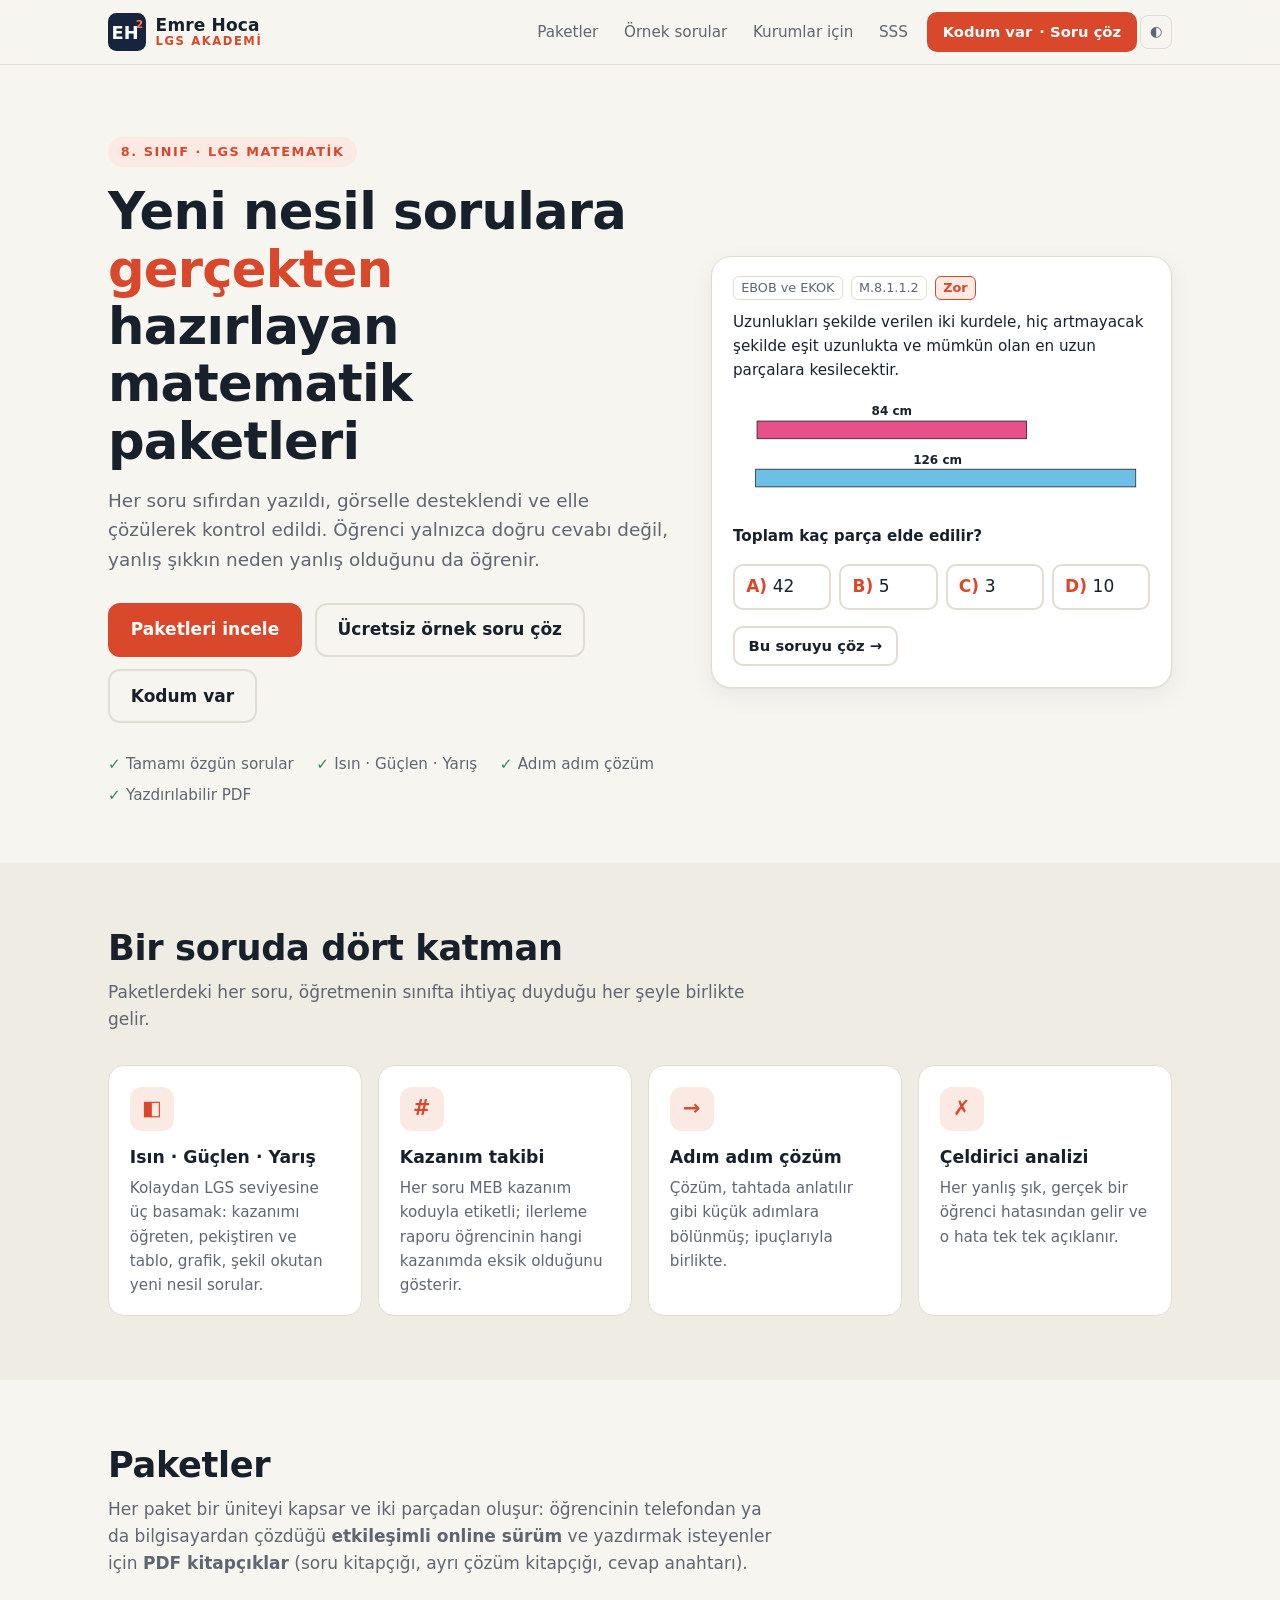
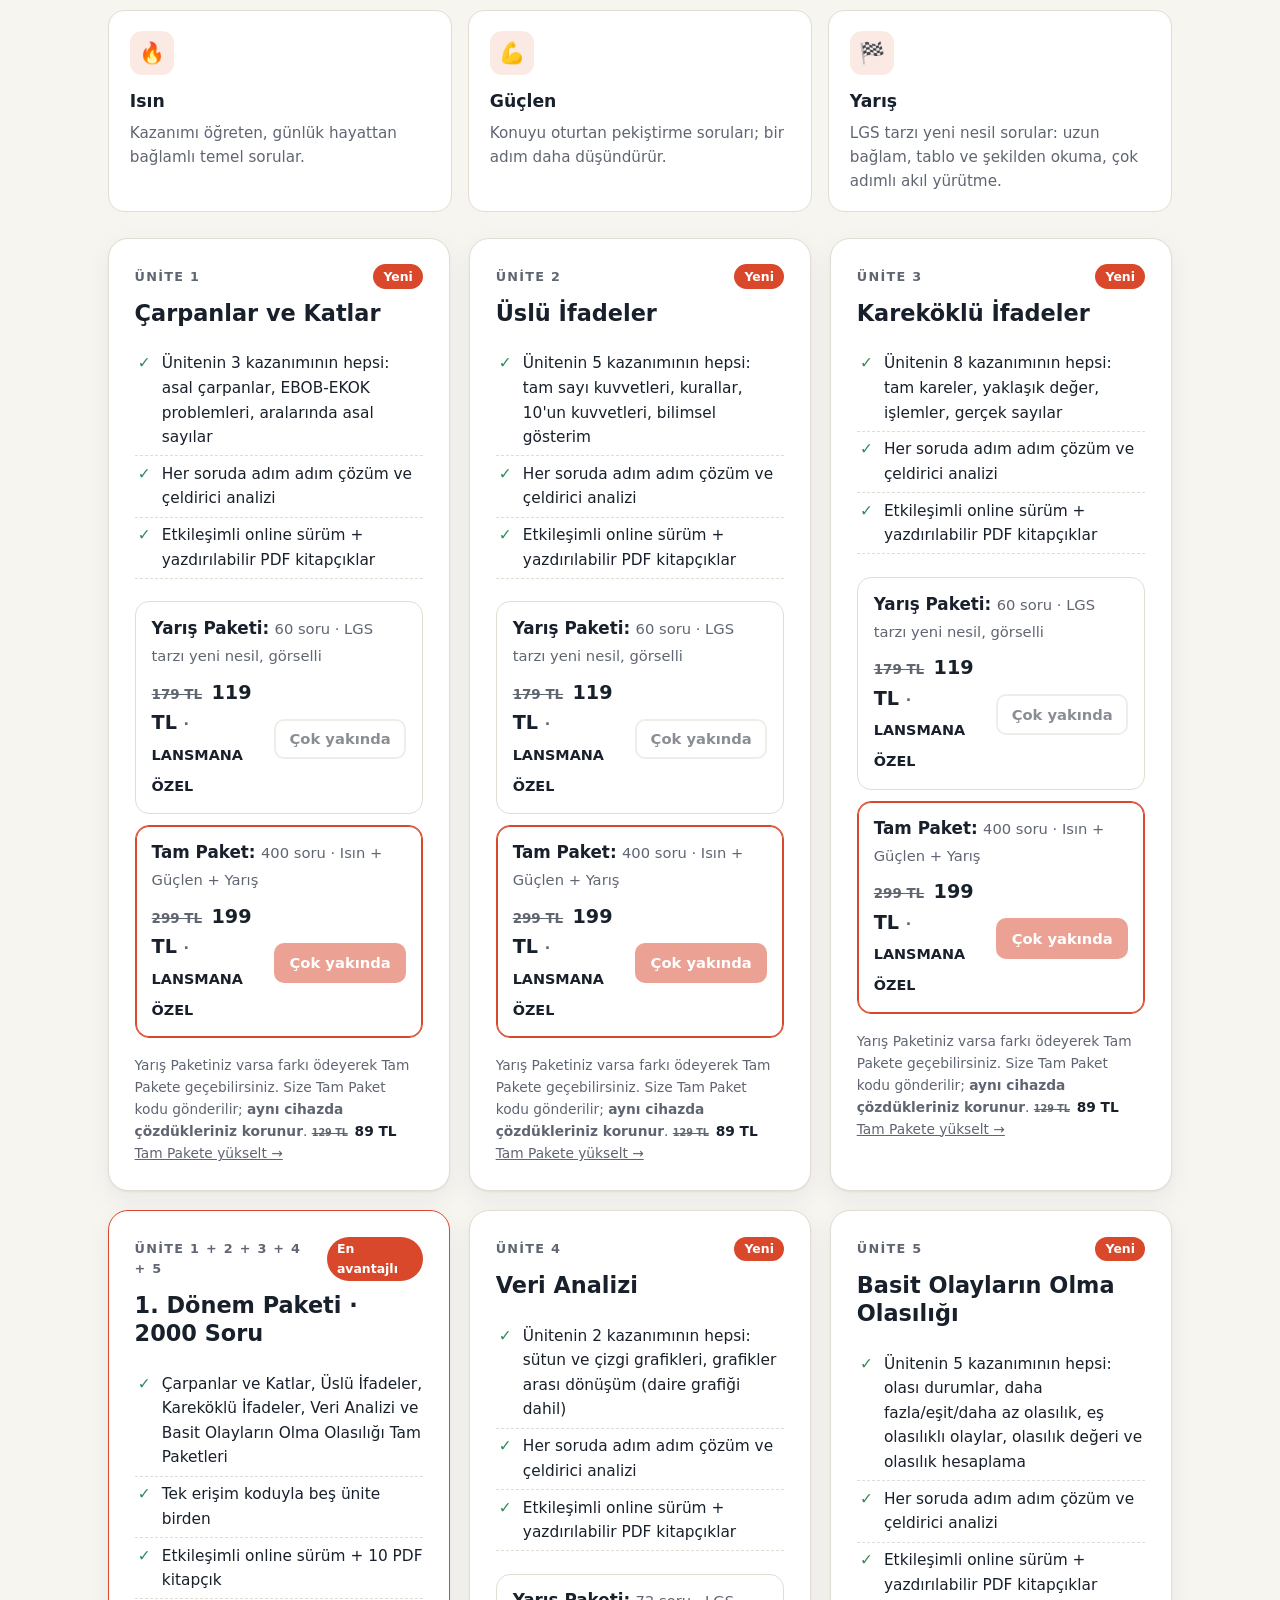
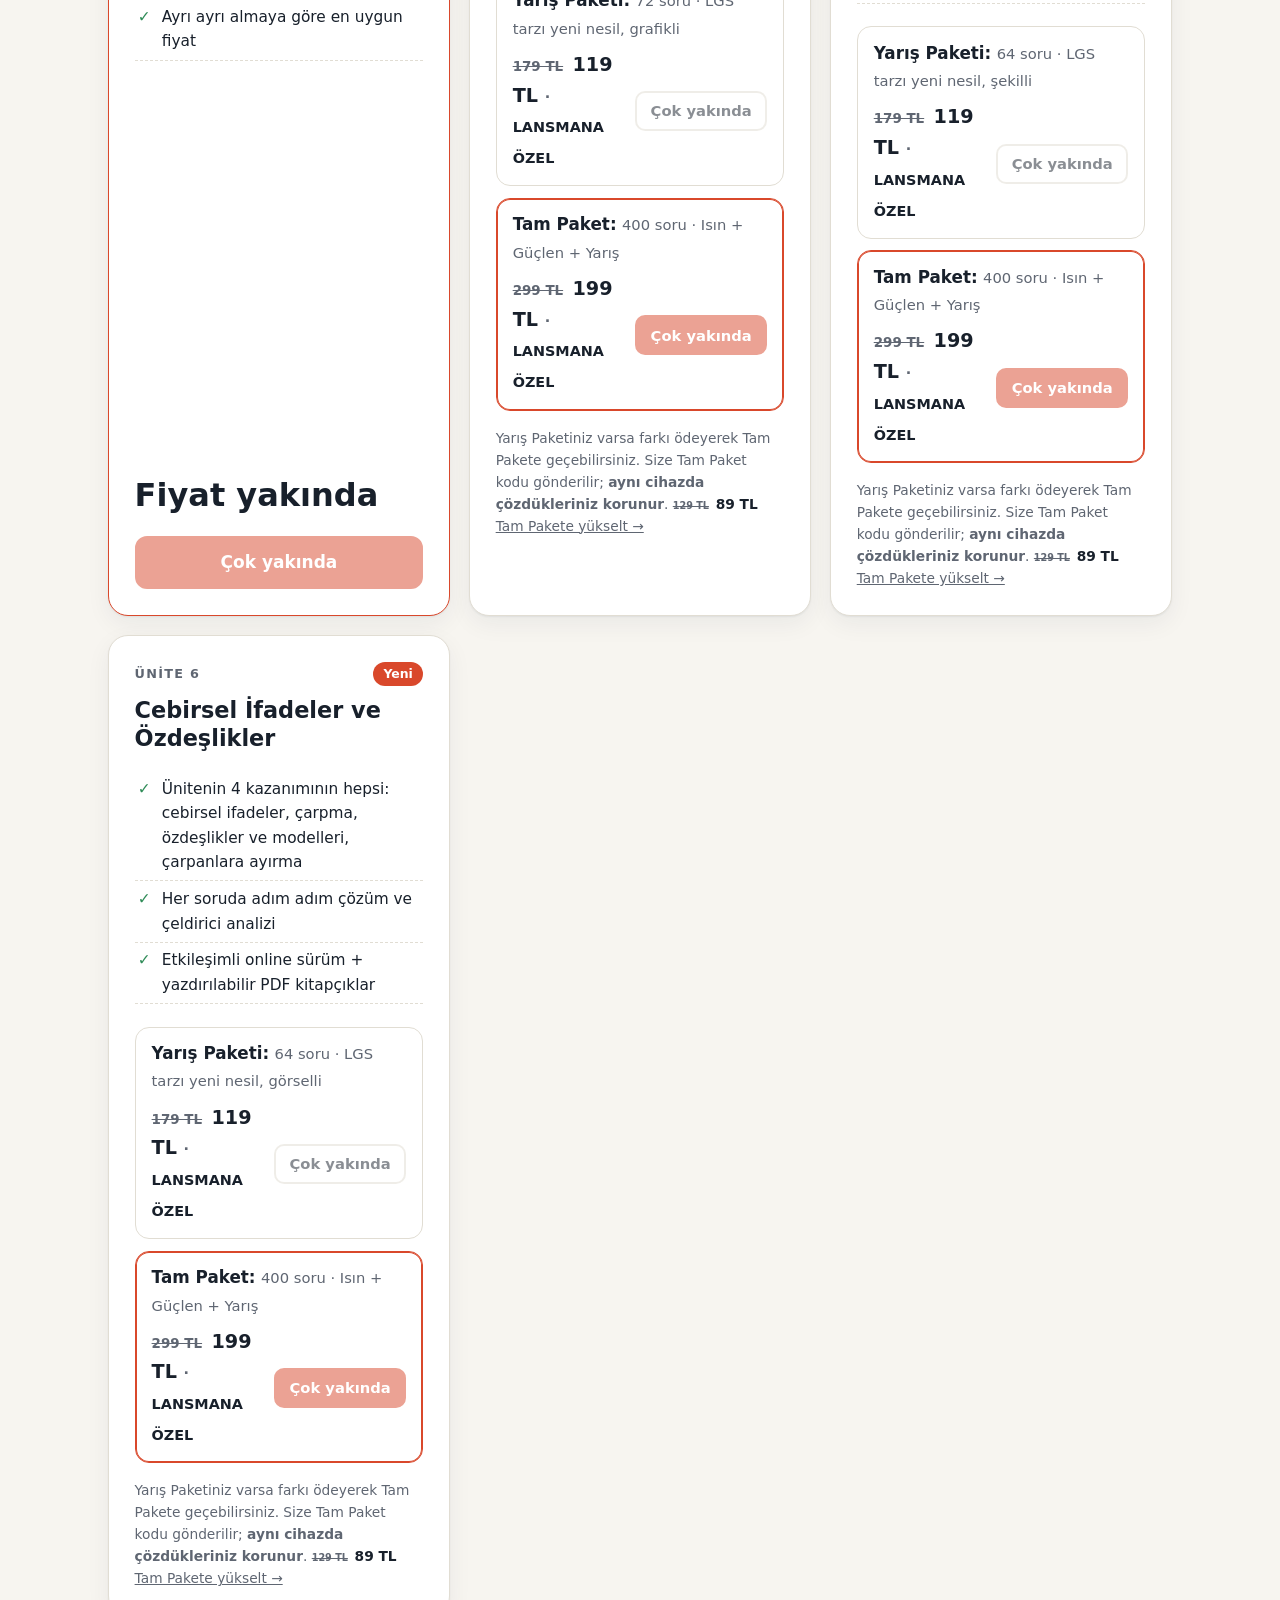
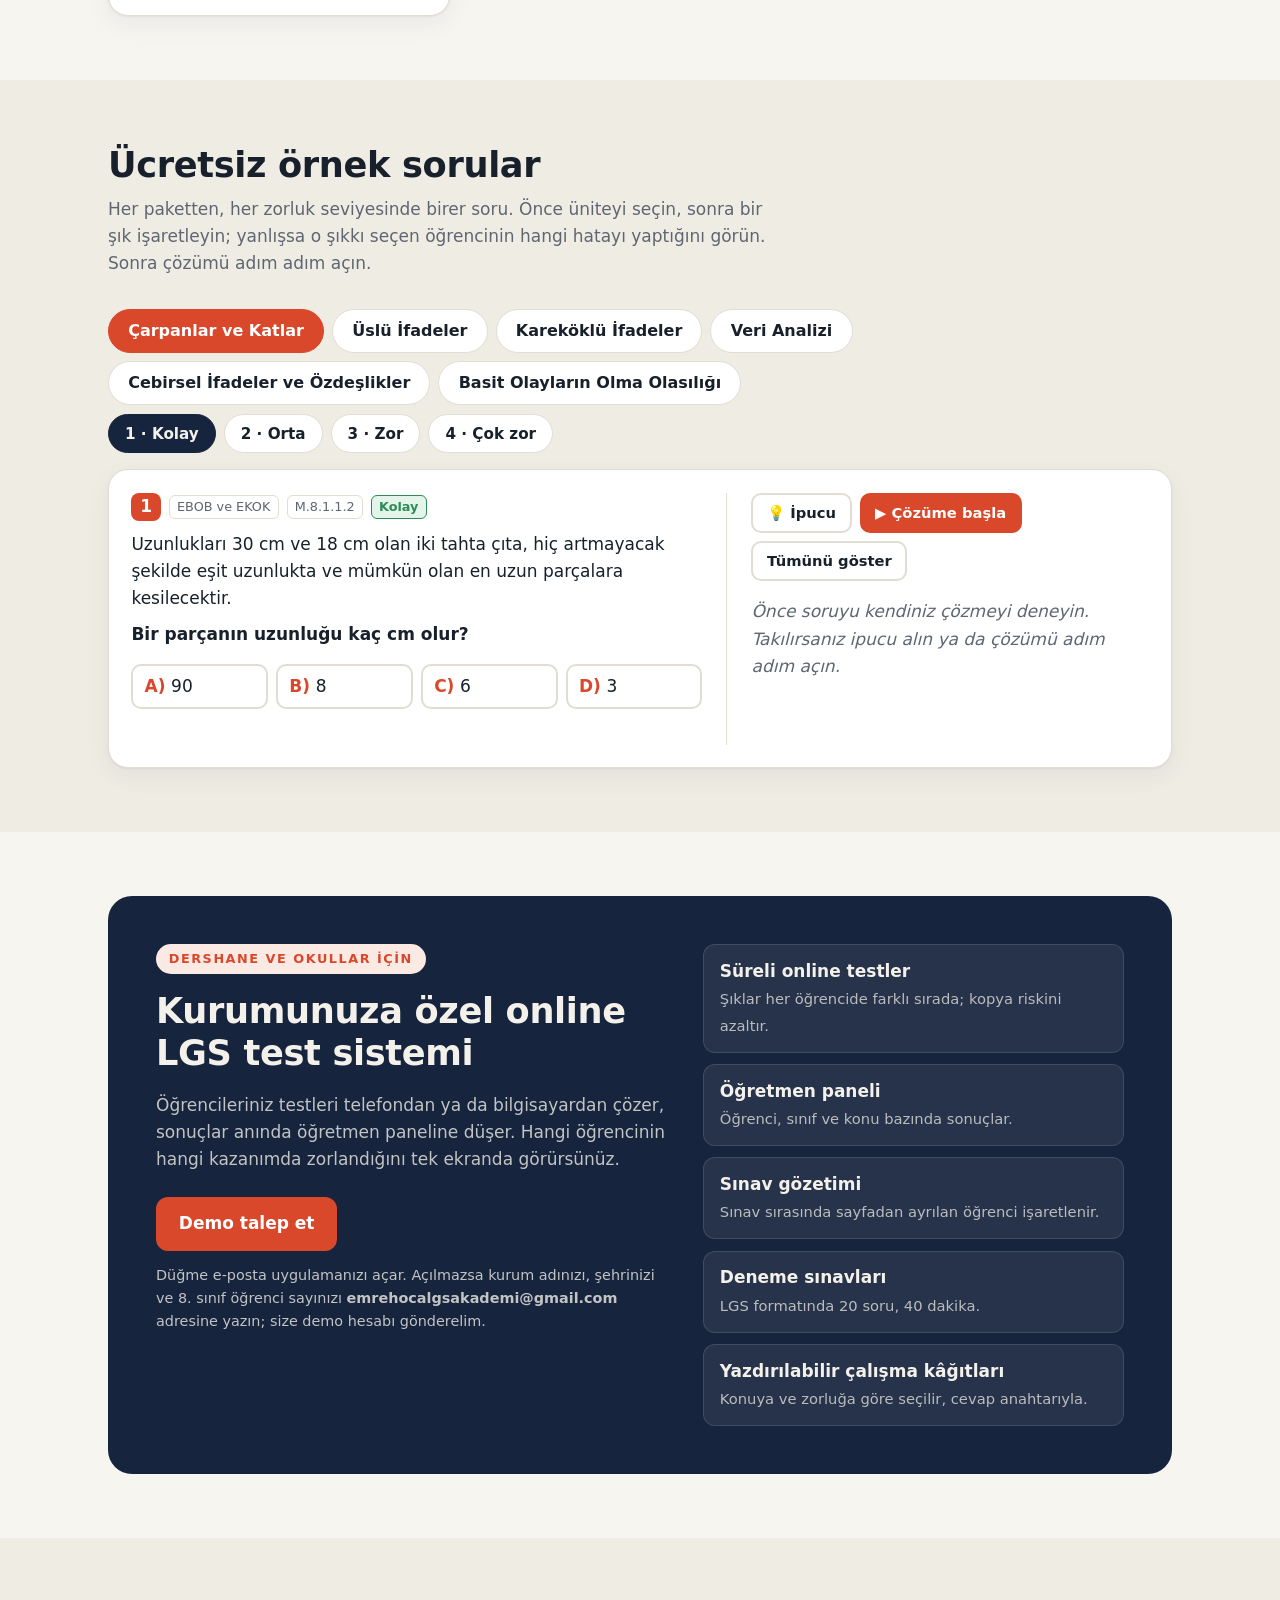
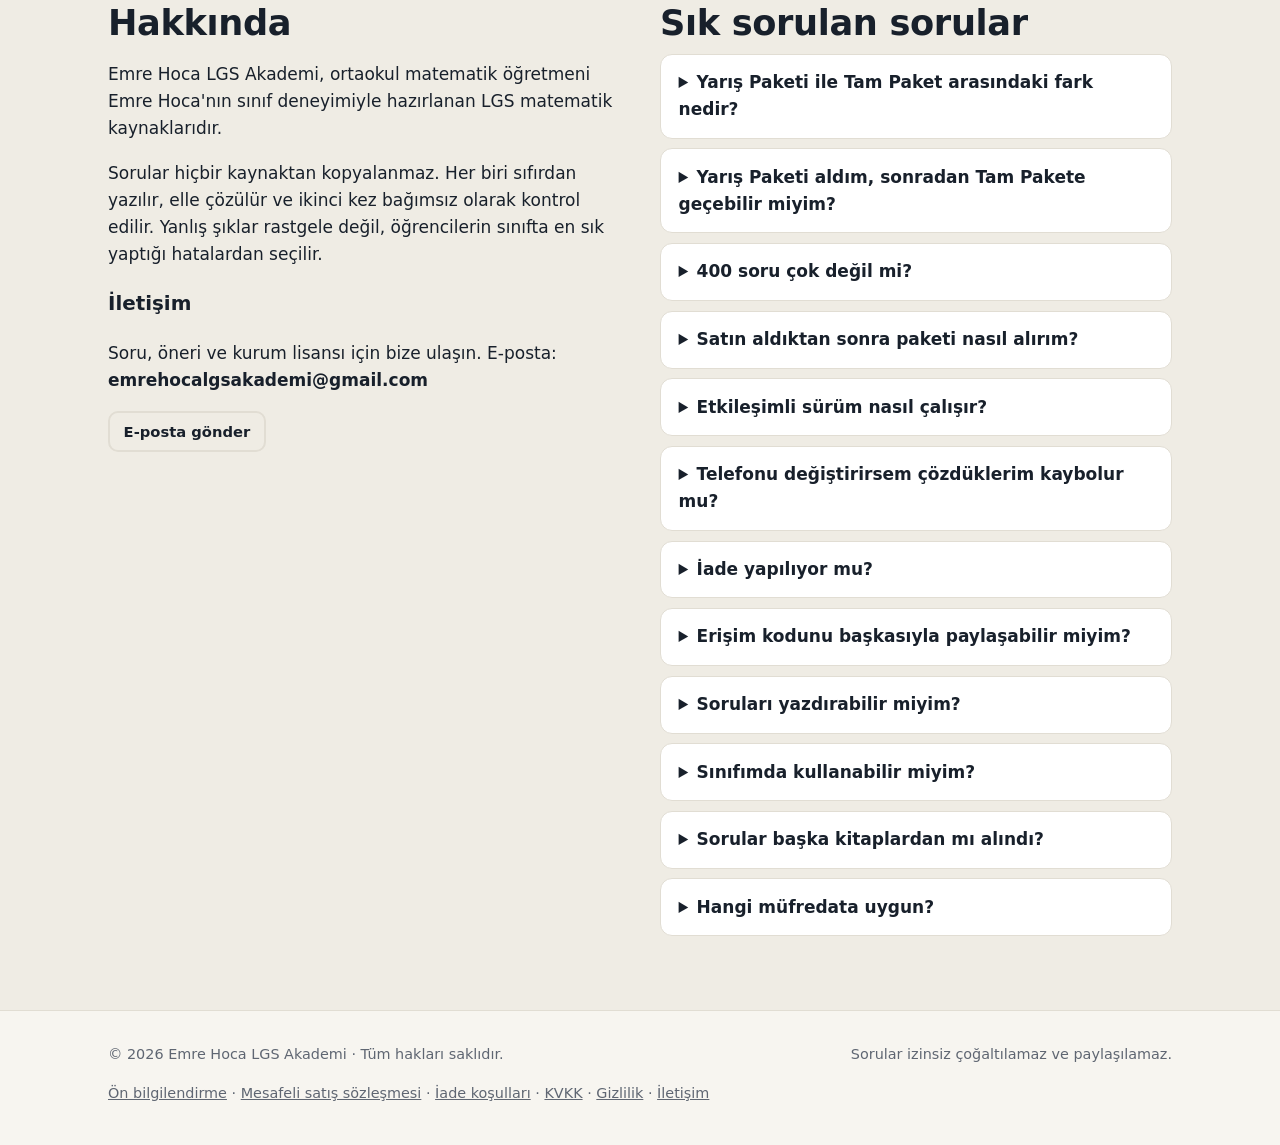
<file: index.html>
<!doctype html>
<html lang="tr">
<head>
<meta charset="utf-8">
<meta name="viewport" content="width=device-width, initial-scale=1">
<title>Emre Hoca LGS Akademi · Yeni nesil LGS matematik soruları</title>
<meta name="description" content="Sıfırdan yazılmış, kazanım etiketli LGS matematik soru paketleri: Isın, Güçlen, Yarış. Adım adım çözüm ve çeldirici analizi ile.">
<meta property="og:title" content="Emre Hoca LGS Akademi">
<meta property="og:description" content="LGS matematik soru paketleri: Isın, Güçlen, Yarış. Yeni nesil sorular, adım adım çözüm ve çeldirici analizi.">
<link rel="icon" href="favicon.svg" type="image/svg+xml">
<link rel="stylesheet" href="css/site.css?v=20261015a">
<script>try { const t = localStorage.getItem('tema'); if (t) document.documentElement.dataset.theme = t; } catch (e) {}</script>
</head>
<body>

<header class="ust">
  <div class="kap">
    <a class="logo" href="#" aria-label="Emre Hoca LGS Akademi ana sayfa">
      <svg viewBox="0 0 64 64" aria-hidden="true"><rect width="64" height="64" rx="14" fill="#16243d"/><text x="29" y="44" text-anchor="middle" font-size="30" font-weight="800" style="fill:#fff">EH</text><text x="53" y="26" text-anchor="middle" font-size="18" font-weight="800" style="fill:#ff7a5c">2</text></svg>
      <span>Emre Hoca<small>LGS Akademi</small></span>
    </a>
    <nav aria-label="Bölümler">
      <a href="#paketler">Paketler</a>
      <a href="#ornekler">Örnek sorular</a>
      <a href="#kurumlar">Kurumlar için</a>
      <a href="#sss">SSS</a>
      <a class="dugme kucuk" href="uygulama/">Kodum var<span class="genis"> · Soru çöz</span></a>
      <button class="tema" id="tema" type="button" title="Açık / koyu tema">◐</button>
    </nav>
  </div>
</header>

<main>
  <section class="hero">
    <div class="kap">
      <div>
        <span class="rozet">8. sınıf · LGS matematik</span>
        <h1>Yeni nesil sorulara <em>gerçekten</em> hazırlayan matematik paketleri</h1>
        <p class="giris">Her soru sıfırdan yazıldı, görselle desteklendi ve elle çözülerek kontrol edildi. Öğrenci yalnızca doğru cevabı değil, yanlış şıkkın neden yanlış olduğunu da öğrenir.</p>
        <div class="eylem">
          <a class="dugme" href="#paketler">Paketleri incele</a>
          <a class="dugme ikincil" href="#ornekler">Ücretsiz örnek soru çöz</a>
          <a class="dugme ikincil" href="uygulama/">Kodum var</a>
        </div>
        <ul class="artilar">
          <li>Tamamı özgün sorular</li>
          <li>Isın · Güçlen · Yarış</li>
          <li>Adım adım çözüm</li>
          <li>Yazdırılabilir PDF</li>
        </ul>
      </div>
      <div class="vitrin-kart" id="vitrinSoru" aria-label="Paketten bir örnek soru"></div>
    </div>
  </section>

  <section class="bolum alt" id="neden">
    <div class="kap">
      <h2>Bir soruda dört katman</h2>
      <p class="aciklama">Paketlerdeki her soru, öğretmenin sınıfta ihtiyaç duyduğu her şeyle birlikte gelir.</p>
      <div class="izgara">
        <div class="ozellik"><div class="ikon">◧</div><h3>Isın · Güçlen · Yarış</h3><p>Kolaydan LGS seviyesine üç basamak: kazanımı öğreten, pekiştiren ve tablo, grafik, şekil okutan yeni nesil sorular.</p></div>
        <div class="ozellik"><div class="ikon">#</div><h3>Kazanım takibi</h3><p>Her soru MEB kazanım koduyla etiketli; ilerleme raporu öğrencinin hangi kazanımda eksik olduğunu gösterir.</p></div>
        <div class="ozellik"><div class="ikon">→</div><h3>Adım adım çözüm</h3><p>Çözüm, tahtada anlatılır gibi küçük adımlara bölünmüş; ipuçlarıyla birlikte.</p></div>
        <div class="ozellik"><div class="ikon">✗</div><h3>Çeldirici analizi</h3><p>Her yanlış şık, gerçek bir öğrenci hatasından gelir ve o hata tek tek açıklanır.</p></div>
      </div>
    </div>
  </section>

  <section class="bolum" id="paketler">
    <div class="kap">
      <h2>Paketler</h2>
      <p class="aciklama">Her paket bir üniteyi kapsar ve iki parçadan oluşur: öğrencinin telefondan ya da bilgisayardan çözdüğü <b>etkileşimli online sürüm</b> ve yazdırmak isteyenler için <b>PDF kitapçıklar</b> (soru kitapçığı, ayrı çözüm kitapçığı, cevap anahtarı).</p>
      <div class="izgara" style="margin-bottom:1.6rem">
        <div class="ozellik"><div class="ikon">🔥</div><h3>Isın</h3><p>Kazanımı öğreten, günlük hayattan bağlamlı temel sorular.</p></div>
        <div class="ozellik"><div class="ikon">💪</div><h3>Güçlen</h3><p>Konuyu oturtan pekiştirme soruları; bir adım daha düşündürür.</p></div>
        <div class="ozellik"><div class="ikon">🏁</div><h3>Yarış</h3><p>LGS tarzı yeni nesil sorular: uzun bağlam, tablo ve şekilden okuma, çok adımlı akıl yürütme.</p></div>
      </div>
      <div class="paketler">
        <article class="paket">
          <div class="ust-satir"><span class="unite">Ünite 1</span><span class="etiket-yeni">Yeni</span></div>
          <h3>Çarpanlar ve Katlar</h3>
          <ul>
            <li>Ünitenin 3 kazanımının hepsi: asal çarpanlar, EBOB-EKOK problemleri, aralarında asal sayılar</li>
            <li>Her soruda adım adım çözüm ve çeldirici analizi</li>
            <li>Etkileşimli online sürüm + yazdırılabilir PDF kitapçıklar</li>
          </ul>
          <div class="secim" data-paket="carpan-yaris">
            <div class="secim-bas"><b>Yarış Paketi:</b> <span>60 soru · LGS tarzı yeni nesil, görselli</span></div>
            <div class="fiyat" data-fiyat>Fiyat yakında</div>
            <a class="dugme kucuk ikincil" data-satin-al href="#" aria-disabled="true">Çok yakında</a>
          </div>
          <div class="secim one-cikan" data-paket="carpan">
            <div class="secim-bas"><b>Tam Paket:</b> <span>400 soru · Isın + Güçlen + Yarış</span></div>
            <div class="fiyat" data-fiyat>Fiyat yakında</div>
            <a class="dugme kucuk" data-satin-al href="#" aria-disabled="true">Çok yakında</a>
          </div>
          <p class="yukselt" data-paket="carpan-yukselt">Yarış Paketiniz varsa farkı ödeyerek Tam Pakete geçebilirsiniz. Size Tam Paket kodu gönderilir; <b>aynı cihazda çözdükleriniz korunur</b>. <span data-fiyat></span> <a data-satin-al data-sabit href="#" aria-disabled="true">Tam Pakete yükselt →</a></p>
        </article>
        <article class="paket">
          <div class="ust-satir"><span class="unite">Ünite 2</span><span class="etiket-yeni">Yeni</span></div>
          <h3>Üslü İfadeler</h3>
          <ul>
            <li>Ünitenin 5 kazanımının hepsi: tam sayı kuvvetleri, kurallar, 10'un kuvvetleri, bilimsel gösterim</li>
            <li>Her soruda adım adım çözüm ve çeldirici analizi</li>
            <li>Etkileşimli online sürüm + yazdırılabilir PDF kitapçıklar</li>
          </ul>
          <div class="secim" data-paket="uslu-yaris">
            <div class="secim-bas"><b>Yarış Paketi:</b> <span>60 soru · LGS tarzı yeni nesil, görselli</span></div>
            <div class="fiyat" data-fiyat>Fiyat yakında</div>
            <a class="dugme kucuk ikincil" data-satin-al href="#" aria-disabled="true">Çok yakında</a>
          </div>
          <div class="secim one-cikan" data-paket="uslu">
            <div class="secim-bas"><b>Tam Paket:</b> <span>400 soru · Isın + Güçlen + Yarış</span></div>
            <div class="fiyat" data-fiyat>Fiyat yakında</div>
            <a class="dugme kucuk" data-satin-al href="#" aria-disabled="true">Çok yakında</a>
          </div>
          <p class="yukselt" data-paket="uslu-yukselt">Yarış Paketiniz varsa farkı ödeyerek Tam Pakete geçebilirsiniz. Size Tam Paket kodu gönderilir; <b>aynı cihazda çözdükleriniz korunur</b>. <span data-fiyat></span> <a data-satin-al data-sabit href="#" aria-disabled="true">Tam Pakete yükselt →</a></p>
        </article>
        <article class="paket">
          <div class="ust-satir"><span class="unite">Ünite 3</span><span class="etiket-yeni">Yeni</span></div>
          <h3>Kareköklü İfadeler</h3>
          <ul>
            <li>Ünitenin 8 kazanımının hepsi: tam kareler, yaklaşık değer, işlemler, gerçek sayılar</li>
            <li>Her soruda adım adım çözüm ve çeldirici analizi</li>
            <li>Etkileşimli online sürüm + yazdırılabilir PDF kitapçıklar</li>
          </ul>
          <div class="secim" data-paket="karekok-yaris">
            <div class="secim-bas"><b>Yarış Paketi:</b> <span>60 soru · LGS tarzı yeni nesil, görselli</span></div>
            <div class="fiyat" data-fiyat>Fiyat yakında</div>
            <a class="dugme kucuk ikincil" data-satin-al href="#" aria-disabled="true">Çok yakında</a>
          </div>
          <div class="secim one-cikan" data-paket="karekok">
            <div class="secim-bas"><b>Tam Paket:</b> <span>400 soru · Isın + Güçlen + Yarış</span></div>
            <div class="fiyat" data-fiyat>Fiyat yakında</div>
            <a class="dugme kucuk" data-satin-al href="#" aria-disabled="true">Çok yakında</a>
          </div>
          <p class="yukselt" data-paket="karekok-yukselt">Yarış Paketiniz varsa farkı ödeyerek Tam Pakete geçebilirsiniz. Size Tam Paket kodu gönderilir; <b>aynı cihazda çözdükleriniz korunur</b>. <span data-fiyat></span> <a data-satin-al data-sabit href="#" aria-disabled="true">Tam Pakete yükselt →</a></p>
        </article>
        <article class="paket donem" data-paket="donem1">
          <div class="ust-satir"><span class="unite">Ünite 1 + 2 + 3 + 4 + 5</span><span class="etiket-yeni">En avantajlı</span></div>
          <h3>1. Dönem Paketi · 2000 Soru</h3>
          <ul>
            <li>Çarpanlar ve Katlar, Üslü İfadeler, Kareköklü İfadeler, Veri Analizi ve Basit Olayların Olma Olasılığı Tam Paketleri</li>
            <li>Tek erişim koduyla beş ünite birden</li>
            <li>Etkileşimli online sürüm + 10 PDF kitapçık</li>
            <li>Ayrı ayrı almaya göre en uygun fiyat</li>
          </ul>
          <div class="fiyat" data-fiyat>Fiyat yakında</div>
          <a class="dugme" data-satin-al href="#" aria-disabled="true">Çok yakında</a>
        </article>
        <article class="paket">
          <div class="ust-satir"><span class="unite">Ünite 4</span><span class="etiket-yeni">Yeni</span></div>
          <h3>Veri Analizi</h3>
          <ul>
            <li>Ünitenin 2 kazanımının hepsi: sütun ve çizgi grafikleri, grafikler arası dönüşüm (daire grafiği dahil)</li>
            <li>Her soruda adım adım çözüm ve çeldirici analizi</li>
            <li>Etkileşimli online sürüm + yazdırılabilir PDF kitapçıklar</li>
          </ul>
          <div class="secim" data-paket="veri-yaris">
            <div class="secim-bas"><b>Yarış Paketi:</b> <span>72 soru · LGS tarzı yeni nesil, grafikli</span></div>
            <div class="fiyat" data-fiyat>Fiyat yakında</div>
            <a class="dugme kucuk ikincil" data-satin-al href="#" aria-disabled="true">Çok yakında</a>
          </div>
          <div class="secim one-cikan" data-paket="veri">
            <div class="secim-bas"><b>Tam Paket:</b> <span>400 soru · Isın + Güçlen + Yarış</span></div>
            <div class="fiyat" data-fiyat>Fiyat yakında</div>
            <a class="dugme kucuk" data-satin-al href="#" aria-disabled="true">Çok yakında</a>
          </div>
          <p class="yukselt" data-paket="veri-yukselt">Yarış Paketiniz varsa farkı ödeyerek Tam Pakete geçebilirsiniz. Size Tam Paket kodu gönderilir; <b>aynı cihazda çözdükleriniz korunur</b>. <span data-fiyat></span> <a data-satin-al data-sabit href="#" aria-disabled="true">Tam Pakete yükselt →</a></p>
        </article>
        <article class="paket">
          <div class="ust-satir"><span class="unite">Ünite 5</span><span class="etiket-yeni">Yeni</span></div>
          <h3>Basit Olayların Olma Olasılığı</h3>
          <ul>
            <li>Ünitenin 5 kazanımının hepsi: olası durumlar, daha fazla/eşit/daha az olasılık, eş olasılıklı olaylar, olasılık değeri ve olasılık hesaplama</li>
            <li>Her soruda adım adım çözüm ve çeldirici analizi</li>
            <li>Etkileşimli online sürüm + yazdırılabilir PDF kitapçıklar</li>
          </ul>
          <div class="secim" data-paket="olasilik-yaris">
            <div class="secim-bas"><b>Yarış Paketi:</b> <span>64 soru · LGS tarzı yeni nesil, şekilli</span></div>
            <div class="fiyat" data-fiyat>Fiyat yakında</div>
            <a class="dugme kucuk ikincil" data-satin-al href="#" aria-disabled="true">Çok yakında</a>
          </div>
          <div class="secim one-cikan" data-paket="olasilik">
            <div class="secim-bas"><b>Tam Paket:</b> <span>400 soru · Isın + Güçlen + Yarış</span></div>
            <div class="fiyat" data-fiyat>Fiyat yakında</div>
            <a class="dugme kucuk" data-satin-al href="#" aria-disabled="true">Çok yakında</a>
          </div>
          <p class="yukselt" data-paket="olasilik-yukselt">Yarış Paketiniz varsa farkı ödeyerek Tam Pakete geçebilirsiniz. Size Tam Paket kodu gönderilir; <b>aynı cihazda çözdükleriniz korunur</b>. <span data-fiyat></span> <a data-satin-al data-sabit href="#" aria-disabled="true">Tam Pakete yükselt →</a></p>
        </article>
        <article class="paket">
          <div class="ust-satir"><span class="unite">Ünite 6</span><span class="etiket-yeni">Yeni</span></div>
          <h3>Cebirsel İfadeler ve Özdeşlikler</h3>
          <ul>
            <li>Ünitenin 4 kazanımının hepsi: cebirsel ifadeler, çarpma, özdeşlikler ve modelleri, çarpanlara ayırma</li>
            <li>Her soruda adım adım çözüm ve çeldirici analizi</li>
            <li>Etkileşimli online sürüm + yazdırılabilir PDF kitapçıklar</li>
          </ul>
          <div class="secim" data-paket="cebir-yaris">
            <div class="secim-bas"><b>Yarış Paketi:</b> <span>64 soru · LGS tarzı yeni nesil, görselli</span></div>
            <div class="fiyat" data-fiyat>Fiyat yakında</div>
            <a class="dugme kucuk ikincil" data-satin-al href="#" aria-disabled="true">Çok yakında</a>
          </div>
          <div class="secim one-cikan" data-paket="cebir">
            <div class="secim-bas"><b>Tam Paket:</b> <span>400 soru · Isın + Güçlen + Yarış</span></div>
            <div class="fiyat" data-fiyat>Fiyat yakında</div>
            <a class="dugme kucuk" data-satin-al href="#" aria-disabled="true">Çok yakında</a>
          </div>
          <p class="yukselt" data-paket="cebir-yukselt">Yarış Paketiniz varsa farkı ödeyerek Tam Pakete geçebilirsiniz. Size Tam Paket kodu gönderilir; <b>aynı cihazda çözdükleriniz korunur</b>. <span data-fiyat></span> <a data-satin-al data-sabit href="#" aria-disabled="true">Tam Pakete yükselt →</a></p>
        </article>
      </div>
    </div>
  </section>

  <section class="bolum alt" id="ornekler">
    <div class="kap">
      <h2>Ücretsiz örnek sorular</h2>
      <p class="aciklama">Her paketten, her zorluk seviyesinde birer soru. Önce üniteyi seçin, sonra bir şık işaretleyin; yanlışsa o şıkkı seçen öğrencinin hangi hatayı yaptığını görün. Sonra çözümü adım adım açın.</p>
      <div class="sekmeler uniteler" role="tablist" aria-label="Ünite" id="uniteler"></div>
      <div class="sekmeler" role="tablist" aria-label="Zorluk" id="sekmeler"></div>
      <div class="soru-kutu">
        <div id="soru"></div>
        <div class="cozum-alani">
          <div class="dugmeler">
            <button class="dugme kucuk ikincil" type="button" id="ipucuBtn">💡 İpucu</button>
            <button class="dugme kucuk" type="button" id="adimBtn">▶ Çözüme başla</button>
            <button class="dugme kucuk ikincil" type="button" id="tumuBtn">Tümünü göster</button>
          </div>
          <div id="ipuclari"></div>
          <ol class="steps" id="adimlar"></ol>
          <div id="sonra"></div>
          <p class="bos" id="bos">Önce soruyu kendiniz çözmeyi deneyin. Takılırsanız ipucu alın ya da çözümü adım adım açın.</p>
        </div>
      </div>
    </div>
  </section>

  <section class="bolum" id="kurumlar">
    <div class="kap">
      <div class="kurum">
        <div>
          <span class="rozet">Dershane ve okullar için</span>
          <h2 style="margin-top:1rem">Kurumunuza özel online LGS test sistemi</h2>
          <p>Öğrencileriniz testleri telefondan ya da bilgisayardan çözer, sonuçlar anında öğretmen paneline düşer. Hangi öğrencinin hangi kazanımda zorlandığını tek ekranda görürsünüz.</p>
          <div class="eylem" style="display:flex;flex-wrap:wrap;gap:.8rem;margin-top:1.5rem">
            <a class="dugme" data-iletisim="demo" href="#iletisim">Demo talep et</a>
          </div>
          <p class="demo-not">Düğme e-posta uygulamanızı açar. Açılmazsa kurum adınızı, şehrinizi ve 8. sınıf öğrenci sayınızı <b>emrehocalgsakademi@gmail.com</b> adresine yazın; size demo hesabı gönderelim.</p>
        </div>
        <ul>
          <li><b>Süreli online testler</b><span>Şıklar her öğrencide farklı sırada; kopya riskini azaltır.</span></li>
          <li><b>Öğretmen paneli</b><span>Öğrenci, sınıf ve konu bazında sonuçlar.</span></li>
          <li><b>Sınav gözetimi</b><span>Sınav sırasında sayfadan ayrılan öğrenci işaretlenir.</span></li>
          <li><b>Deneme sınavları</b><span>LGS formatında 20 soru, 40 dakika.</span></li>
          <li><b>Yazdırılabilir çalışma kâğıtları</b><span>Konuya ve zorluğa göre seçilir, cevap anahtarıyla.</span></li>
        </ul>
      </div>
    </div>
  </section>

  <section class="bolum alt" id="sss">
    <div class="kap iki-sutun">
      <div>
        <h2>Hakkında</h2>
        <p>Emre Hoca LGS Akademi, ortaokul matematik öğretmeni Emre Hoca'nın sınıf deneyimiyle hazırlanan LGS matematik kaynaklarıdır.</p>
        <p>Sorular hiçbir kaynaktan kopyalanmaz. Her biri sıfırdan yazılır, elle çözülür ve ikinci kez bağımsız olarak kontrol edilir. Yanlış şıklar rastgele değil, öğrencilerin sınıfta en sık yaptığı hatalardan seçilir.</p>
        <div id="iletisim">
          <h3>İletişim</h3>
          <p id="iletisimMetin">İletişim bilgileri çok yakında burada olacak.</p>
          <div class="eylem" id="iletisimDugmeler" style="display:flex;flex-wrap:wrap;gap:.6rem"></div>
        </div>
      </div>
      <div>
        <h2>Sık sorulan sorular</h2>
        <details class="sss"><summary>Yarış Paketi ile Tam Paket arasındaki fark nedir?</summary><p><b>Yarış Paketi</b> ünitenin LGS tarzı yeni nesil sorularını içerir; konuyu bilen ve sınav tipi soru çözmek isteyen öğrenciler içindir. <b>Tam Paket</b> 400 sorudur: konuyu öğreten Isın, pekiştiren Güçlen ve yeni nesil Yarış basamaklarının hepsi. Konuyu baştan oturtmak isteyenler için Tam Paket önerilir.</p></details>
        <details class="sss"><summary>Yarış Paketi aldım, sonradan Tam Pakete geçebilir miyim?</summary><p>Evet. Aradaki farkı ödeyerek yükseltme yapabilirsiniz. Size Tam Paketi açan yeni bir kod gönderilir. Kodu, Yarış Paketini kullandığınız cihazda “+ Başka bir kod ekle” ile girdiğinizde çözdüğünüz sorular ve ilerleme raporunuz olduğu gibi korunur.</p></details>
        <details class="sss"><summary>400 soru çok değil mi?</summary><p>Sorular 20'şerli testlere bölünmüştür; günde bir test çözen öğrenci bir üniteyi yaklaşık 20 günde bitirir. İlerleme raporu hangi konularda eksik olduğunu gösterir; öğrenci her soruyu çözmek zorunda değildir, eksik olduğu konuya odaklanabilir.</p></details>
        <details class="sss"><summary>Satın aldıktan sonra paketi nasıl alırım?</summary><p>Ödeme Shopier üzerinden güvenle yapılır. Ödemeden sonra PDF dosyaları ve size özel bir <b>erişim kodu</b> iletilir. Kodu “Kodum var · Soru çöz” sayfasına girerek etkileşimli sürümü hemen kullanmaya başlarsınız.</p></details>
        <details class="sss"><summary>Etkileşimli sürüm nasıl çalışır?</summary><p>Öğrenci soruları telefondan ya da bilgisayardan çözer: şıkkını işaretler, testi bitirince doğru, yanlış ve netini görür; her sorunun adım adım çözümünü ve seçtiği yanlış şıkkın neden yanlış olduğunu okur. İlerleme raporu hangi konuları tekrar etmesi gerektiğini gösterir. Kod bir kez girilir, cihaz onu hatırlar.</p></details>
        <details class="sss"><summary>Telefonu değiştirirsem çözdüklerim kaybolur mu?</summary><p>Kodunuz her cihazda çalışır; yeni cihazda kodu tekrar girmeniz yeterlidir. Çözdüğünüz soruların kaydı ise gizliliğiniz için yalnızca kullandığınız cihazın tarayıcısında tutulur. Cihaz değiştirdiğinizde ya da tarayıcı verilerini sildiğinizde bu kayıt sıfırlanır, paketiniz ve sorular yerinde kalır.</p></details>
        <details class="sss"><summary>İade yapılıyor mu?</summary><p>Paketler ödemeden hemen sonra açılan dijital içerik olduğu için “vazgeçtim” iadesi yapılmaz; satın almadan önce ücretsiz örnek soruları inceleyebilirsiniz. Kodunuz çalışmazsa ya da içerik eksikse sorun giderilir, giderilemezse ücretiniz iade edilir. Ayrıntılar: <a href="yasal.html#cayma">Cayma hakkı ve iade koşulları</a>.</p></details>
        <details class="sss"><summary>Erişim kodunu başkasıyla paylaşabilir miyim?</summary><p>Hayır. Kodlar kişiye özeldir ve bir kod en fazla 3 cihazda (örneğin telefon, tablet ve bilgisayar) açılır. Paylaşıldığı anlaşılan kodlar iptal edilir. Aynı evdeki kardeşler için ikinci bir kod isteyebilirsiniz.</p></details>
        <details class="sss"><summary>Soruları yazdırabilir miyim?</summary><p>Evet. Kitapçıklar A4 boyutundadır; kendi kullanımınız için istediğiniz kadar yazdırabilirsiniz.</p></details>
        <details class="sss"><summary>Sınıfımda kullanabilir miyim?</summary><p>Öğretmen olarak kendi öğrencileriniz için çoğaltıp dağıtabilirsiniz. Dosyayı paylaşmak, internete yüklemek ya da satmak yasaktır. Kurum genelinde kullanım için kurum lisansı sunulur.</p></details>
        <details class="sss"><summary>Sorular başka kitaplardan mı alındı?</summary><p>Hayır. Paketlerdeki bütün sorular bu paketler için sıfırdan yazılmıştır.</p></details>
        <details class="sss"><summary>Hangi müfredata uygun?</summary><p>8. sınıf matematik dersi LGS kazanımlarına göre hazırlanmıştır; her sorunun kazanım kodu yanında yazar.</p></details>
      </div>
    </div>
  </section>
</main>

<footer>
  <div class="kap">
    <span>© <span id="yil">2026</span> Emre Hoca LGS Akademi · Tüm hakları saklıdır.</span>
    <span>Sorular izinsiz çoğaltılamaz ve paylaşılamaz.</span>
    <nav class="yasal-linkler" aria-label="Yasal bilgiler"><a href="yasal.html#on-bilgilendirme">Ön bilgilendirme</a> · <a href="yasal.html#sozlesme">Mesafeli satış sözleşmesi</a> · <a href="yasal.html#cayma">İade koşulları</a> · <a href="yasal.html#kvkk">KVKK</a> · <a href="yasal.html#gizlilik">Gizlilik</a> · <a href="mailto:emrehocalgsakademi@gmail.com">İletişim</a></nav>
  </div>
</footer>

<script src="js/ayarlar.js?v=20261015a"></script>
<script src="js/ornekler.js?v=20261015a"></script>
<script src="js/site.js?v=20261015a"></script>
</body>
</html>
</file>
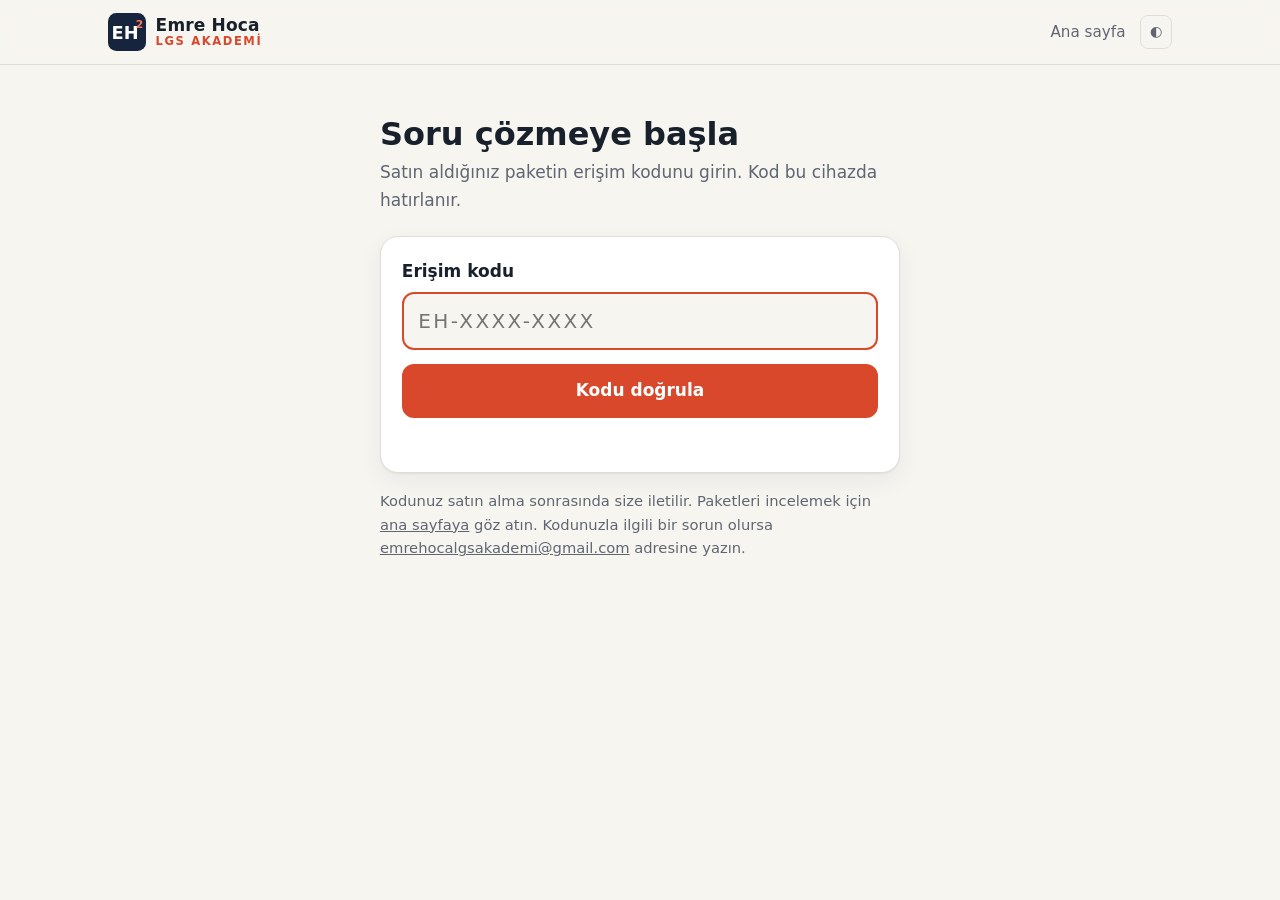
<file: uygulama/index.html>
<!doctype html>
<html lang="tr">
<head>
<meta charset="utf-8">
<meta name="viewport" content="width=device-width, initial-scale=1">
<title>Soru Çöz · Emre Hoca LGS Akademi</title>
<meta name="description" content="Erişim kodunuzla görselli yeni nesil LGS matematik sorularını çözün; adım adım çözüm, çeldirici analizi ve kazanım raporu.">
<meta name="robots" content="noindex">
<link rel="icon" href="../favicon.svg" type="image/svg+xml">
<link rel="stylesheet" href="../css/site.css?v=20261008b">
<link rel="stylesheet" href="uygulama.css?v=20261008b">
<script>try { const t = localStorage.getItem('tema'); if (t) document.documentElement.dataset.theme = t; } catch (e) {}</script>
</head>
<body>
<header class="ust">
  <div class="kap">
    <a class="logo" href="#/" aria-label="Paketlerim">
      <svg viewBox="0 0 64 64" aria-hidden="true"><rect width="64" height="64" rx="14" fill="#16243d"/><text x="29" y="44" text-anchor="middle" font-size="30" font-weight="800" style="fill:#fff">EH</text><text x="53" y="26" text-anchor="middle" font-size="18" font-weight="800" style="fill:#ff7a5c">2</text></svg>
      <span>Emre Hoca<small>LGS Akademi</small></span>
    </a>
    <nav aria-label="Uygulama">
      <a href="../">Ana sayfa</a>
      <button class="tema" id="tema" type="button" title="Açık / koyu tema">◐</button>
    </nav>
  </div>
</header>
<main class="kap uyg" id="uyg" aria-live="polite"></main>
<script src="uygulama.js?v=20261008d"></script>
</body>
</html>
</file>
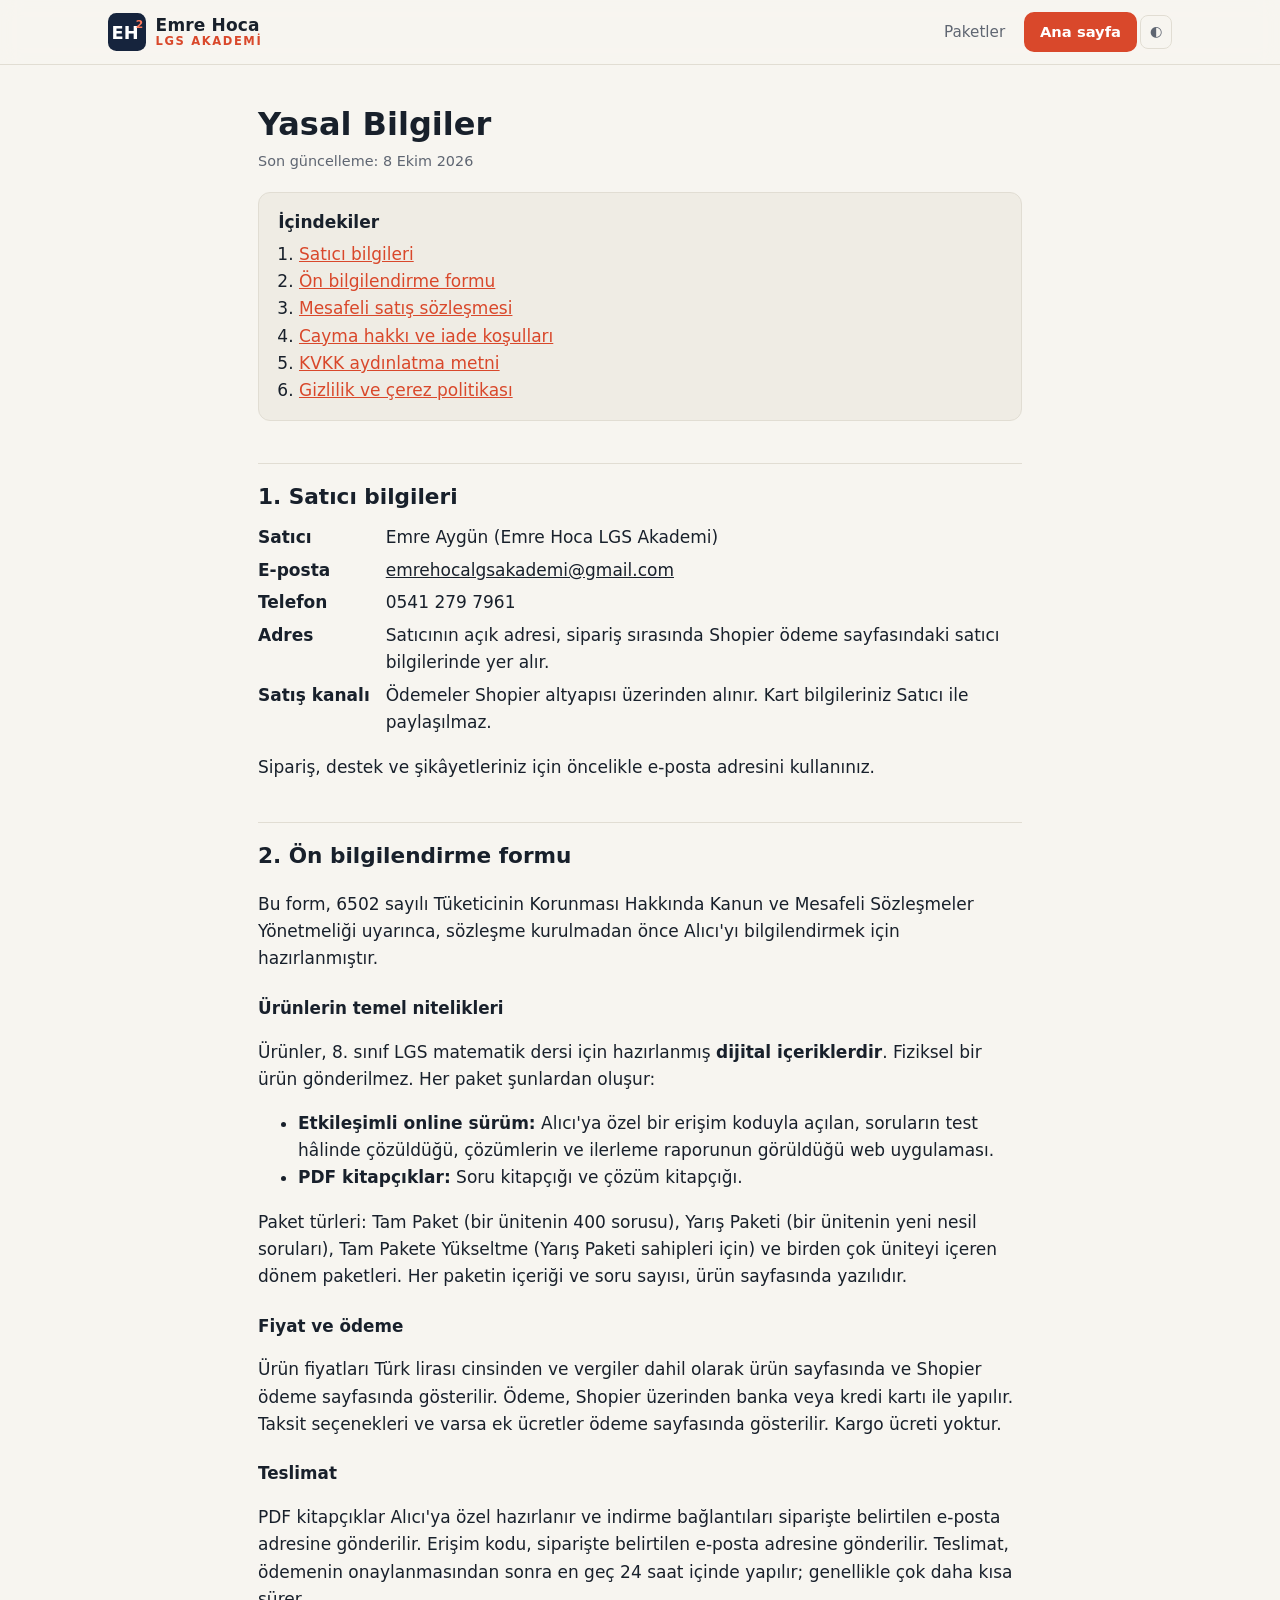
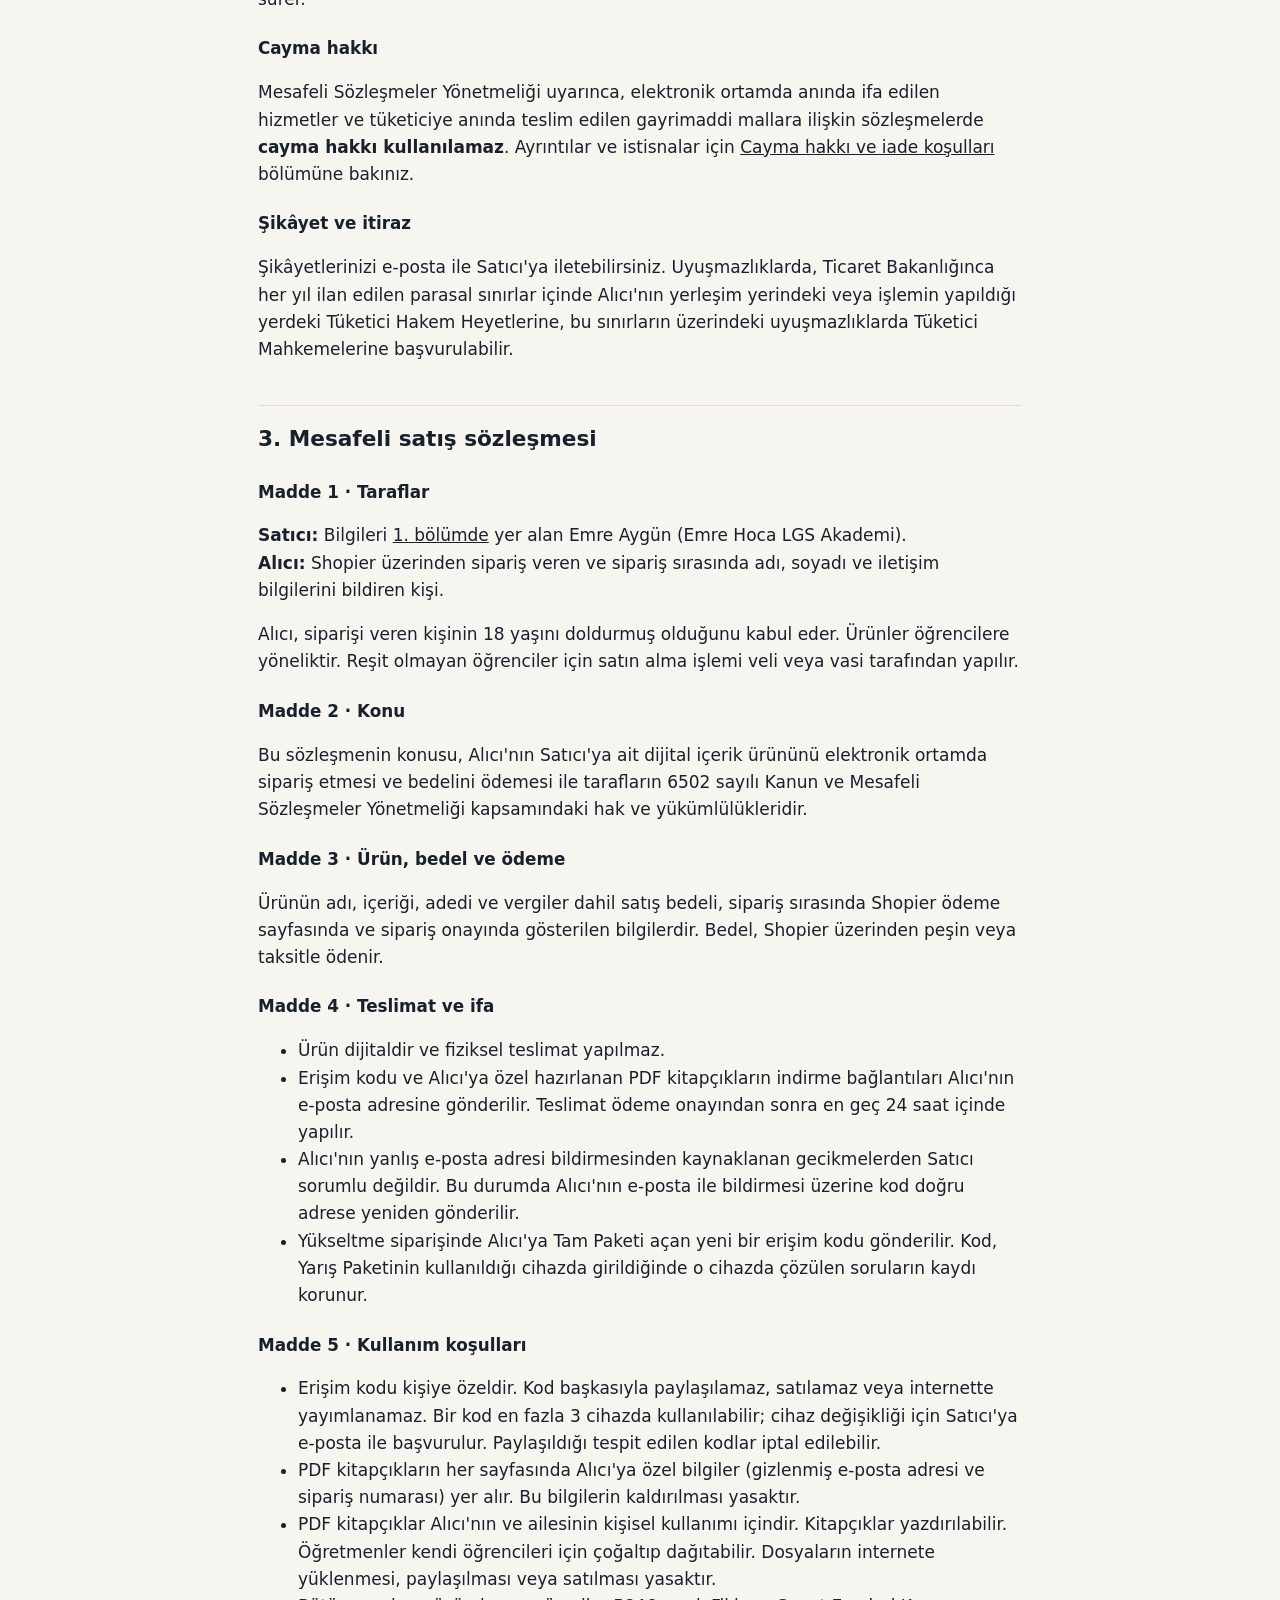
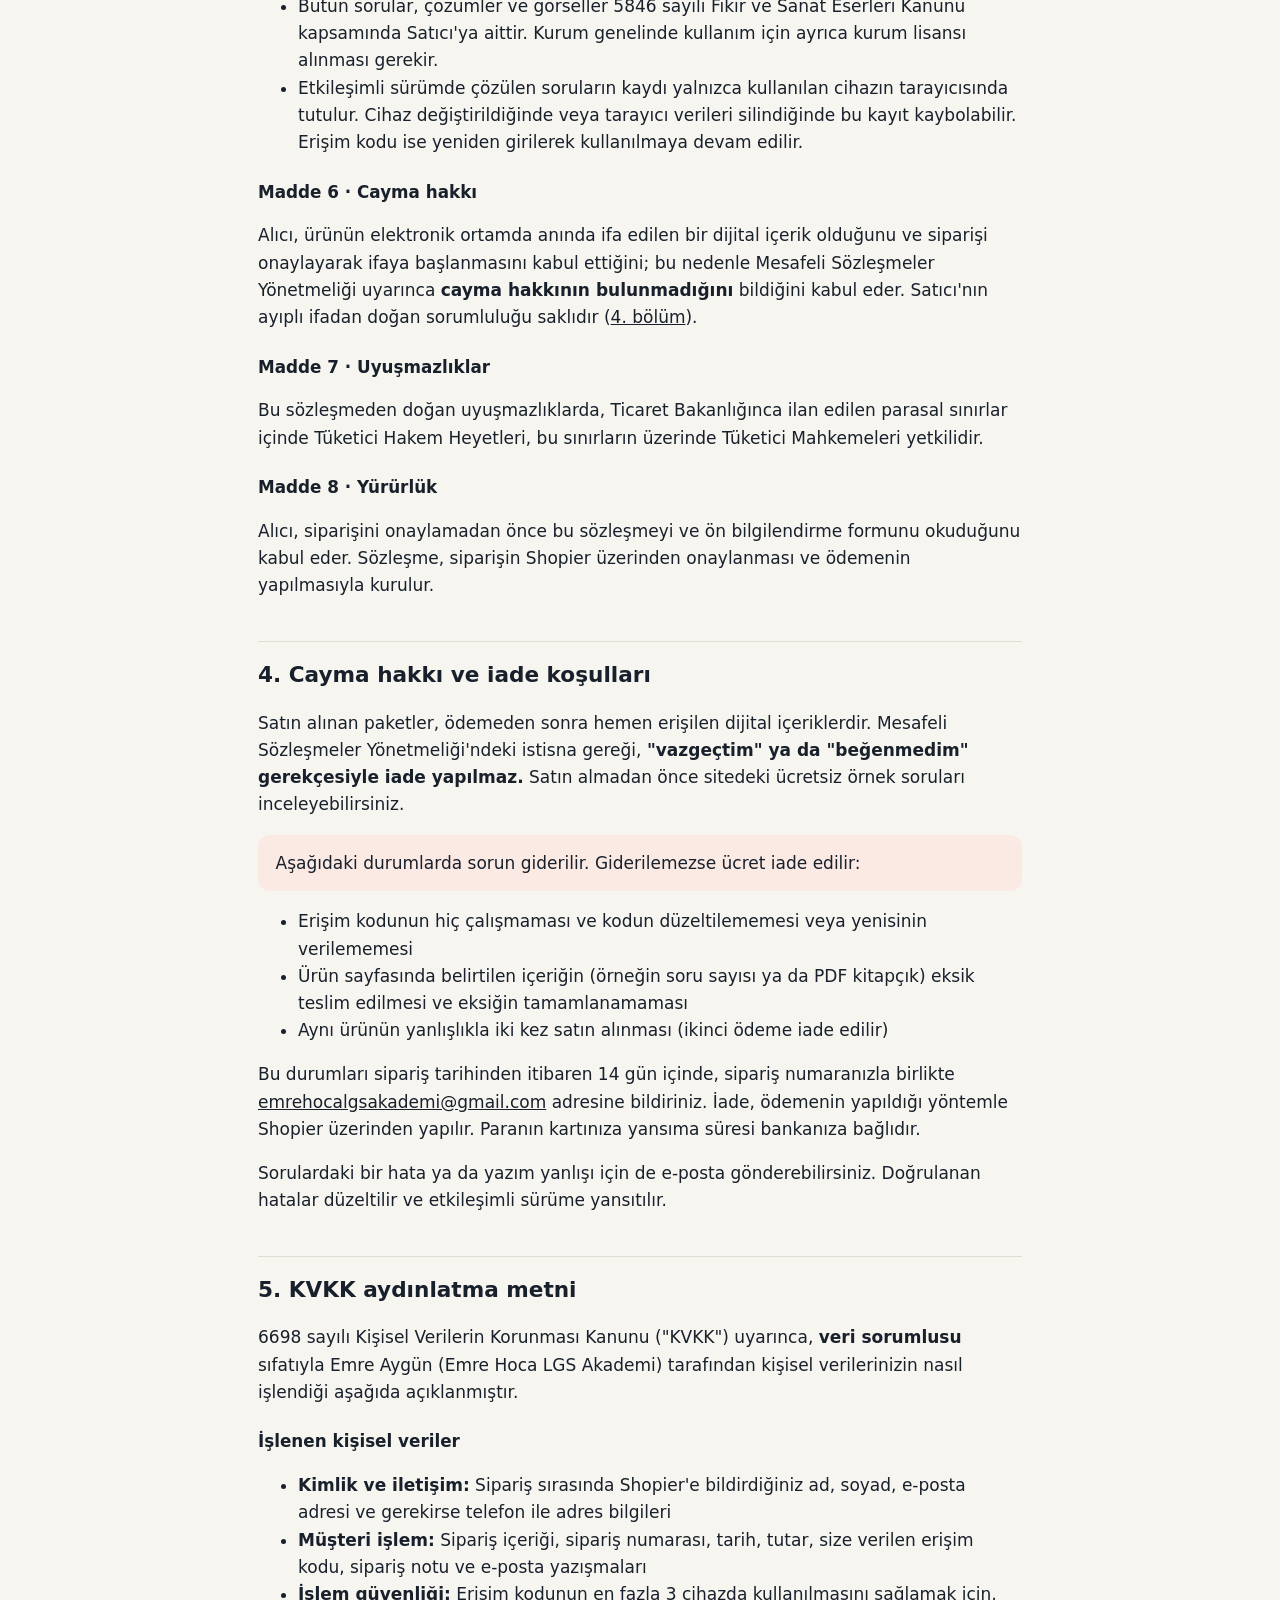
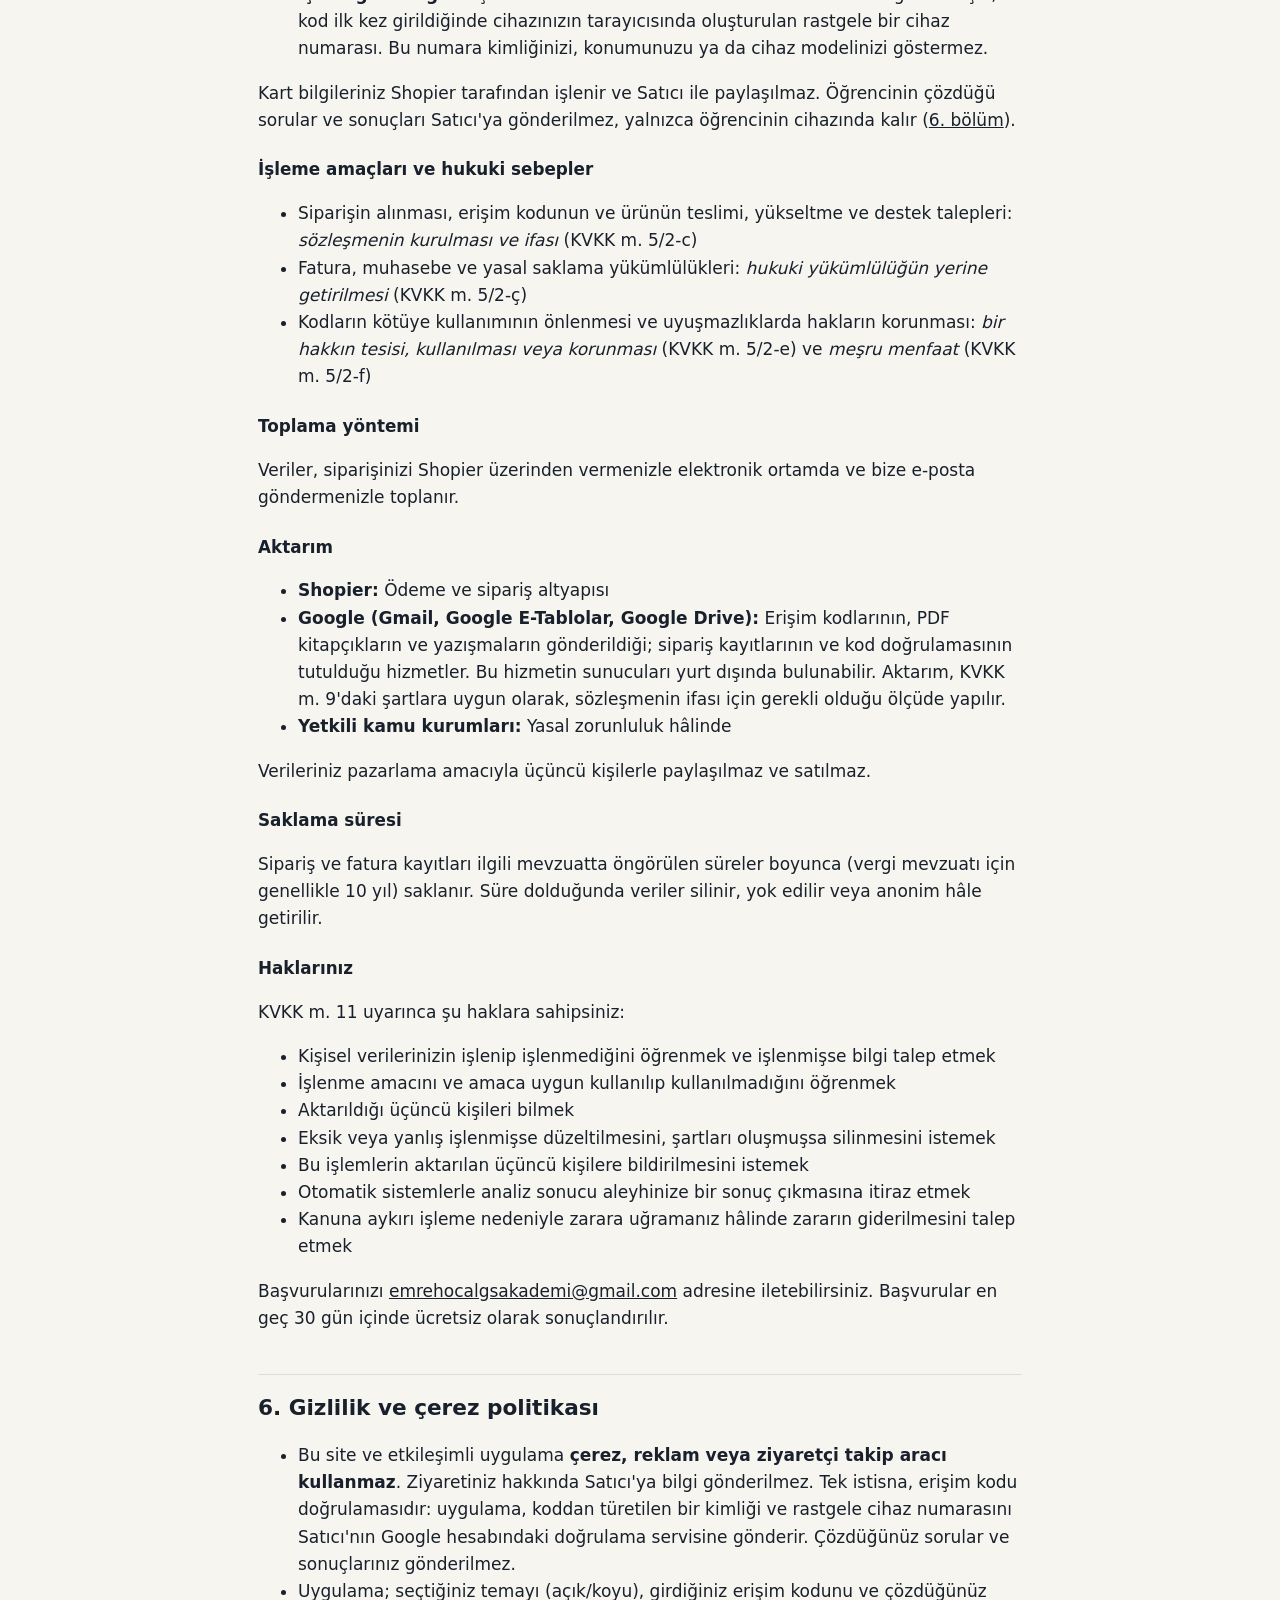
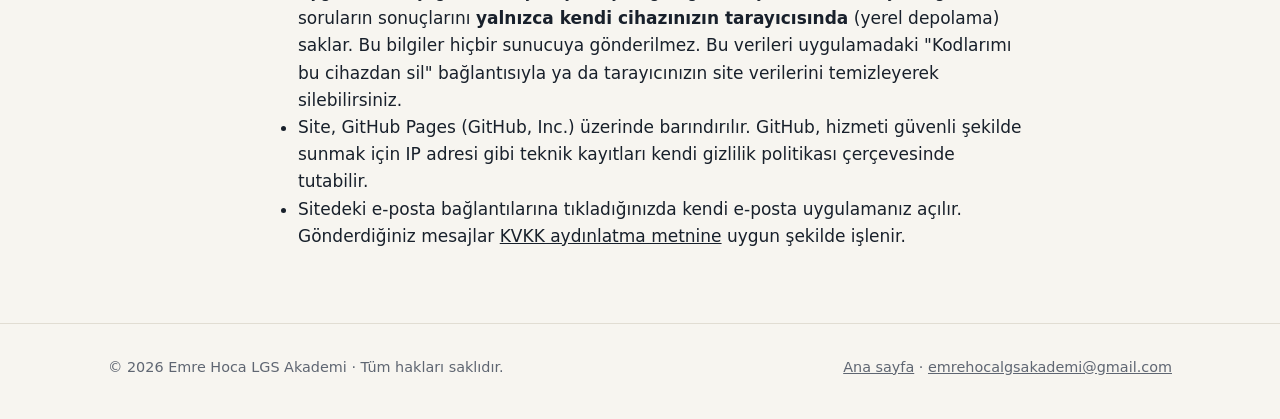
<file: yasal.html>
<!doctype html>
<html lang="tr">
<head>
<meta charset="utf-8">
<meta name="viewport" content="width=device-width, initial-scale=1">
<title>Yasal Bilgiler · Emre Hoca LGS Akademi</title>
<meta name="description" content="Emre Hoca LGS Akademi satıcı bilgileri, ön bilgilendirme formu, mesafeli satış sözleşmesi, cayma hakkı ve iade koşulları, KVKK aydınlatma metni ve gizlilik politikası.">
<link rel="icon" href="favicon.svg" type="image/svg+xml">
<link rel="stylesheet" href="css/site.css?v=20261008h">
<script>try { const t = localStorage.getItem('tema'); if (t) document.documentElement.dataset.theme = t; } catch (e) {}</script>
<style>
  .yasal { padding: 2.5rem 0 3.5rem; }
  .yasal .kap { max-width: 820px; }
  .yasal h1 { font-size: 2rem; line-height: 1.2; margin: 0 0 .4rem; }
  .yasal h2 { font-size: 1.35rem; margin: 2.6rem 0 .6rem; padding-top: 1rem; border-top: 1px solid var(--line); scroll-margin-top: 80px; }
  .yasal h3 { font-size: 1.05rem; margin: 1.4rem 0 .3rem; }
  .yasal p, .yasal li { overflow-wrap: anywhere; }
  .yasal .guncel { color: var(--muted); font-size: .9rem; margin: 0 0 1.2rem; }
  .yasal .icindekiler { background: var(--bg-alt); border: 1px solid var(--line); border-radius: 12px; padding: 1rem 1.2rem; }
  .yasal .icindekiler ol { margin: .3rem 0 0; padding-left: 1.3rem; }
  .yasal .icindekiler a { color: var(--accent); }
  .yasal dl { display: grid; grid-template-columns: max-content 1fr; gap: .35rem 1rem; margin: .6rem 0; }
  .yasal dt { font-weight: 700; }
  .yasal dd { margin: 0; overflow-wrap: anywhere; }
  @media (max-width: 520px) { .yasal dl { grid-template-columns: 1fr; } .yasal dd { margin-bottom: .5rem; } }
  .yasal .kutu { background: var(--accent-soft); border-radius: 12px; padding: .9rem 1.1rem; margin: 1rem 0; }
</style>
</head>
<body>

<header class="ust">
  <div class="kap">
    <a class="logo" href="./" aria-label="Emre Hoca LGS Akademi ana sayfa">
      <svg viewBox="0 0 64 64" aria-hidden="true"><rect width="64" height="64" rx="14" fill="#16243d"/><text x="29" y="44" text-anchor="middle" font-size="30" font-weight="800" style="fill:#fff">EH</text><text x="53" y="26" text-anchor="middle" font-size="18" font-weight="800" style="fill:#ff7a5c">2</text></svg>
      <span>Emre Hoca<small>LGS Akademi</small></span>
    </a>
    <nav aria-label="Bölümler">
      <a href="./#paketler">Paketler</a>
      <a class="dugme kucuk" href="./">Ana sayfa</a>
      <button class="tema" id="tema" type="button" title="Açık / koyu tema">◐</button>
    </nav>
  </div>
</header>

<main class="yasal">
  <div class="kap">
    <h1>Yasal Bilgiler</h1>
    <p class="guncel">Son güncelleme: 8 Ekim 2026</p>

    <nav class="icindekiler" aria-label="İçindekiler">
      <b>İçindekiler</b>
      <ol>
        <li><a href="#satici">Satıcı bilgileri</a></li>
        <li><a href="#on-bilgilendirme">Ön bilgilendirme formu</a></li>
        <li><a href="#sozlesme">Mesafeli satış sözleşmesi</a></li>
        <li><a href="#cayma">Cayma hakkı ve iade koşulları</a></li>
        <li><a href="#kvkk">KVKK aydınlatma metni</a></li>
        <li><a href="#gizlilik">Gizlilik ve çerez politikası</a></li>
      </ol>
    </nav>

    <h2 id="satici">1. Satıcı bilgileri</h2>
    <dl>
      <dt>Satıcı</dt><dd>Emre Aygün (Emre Hoca LGS Akademi)</dd>
      <dt>E-posta</dt><dd><a href="mailto:emrehocalgsakademi@gmail.com">emrehocalgsakademi@gmail.com</a></dd>
      <dt>Telefon</dt><dd><span id="saticiTelefon">Görmek için tarayıcınızda JavaScript açık olmalıdır.</span></dd>
      <dt>Adres</dt><dd>Satıcının açık adresi, sipariş sırasında Shopier ödeme sayfasındaki satıcı bilgilerinde yer alır.</dd>
      <dt>Satış kanalı</dt><dd>Ödemeler Shopier altyapısı üzerinden alınır. Kart bilgileriniz Satıcı ile paylaşılmaz.</dd>
    </dl>
    <p>Sipariş, destek ve şikâyetleriniz için öncelikle e-posta adresini kullanınız.</p>

    <h2 id="on-bilgilendirme">2. Ön bilgilendirme formu</h2>
    <p>Bu form, 6502 sayılı Tüketicinin Korunması Hakkında Kanun ve Mesafeli Sözleşmeler Yönetmeliği uyarınca, sözleşme kurulmadan önce Alıcı'yı bilgilendirmek için hazırlanmıştır.</p>
    <h3>Ürünlerin temel nitelikleri</h3>
    <p>Ürünler, 8. sınıf LGS matematik dersi için hazırlanmış <b>dijital içeriklerdir</b>. Fiziksel bir ürün gönderilmez. Her paket şunlardan oluşur:</p>
    <ul>
      <li><b>Etkileşimli online sürüm:</b> Alıcı'ya özel bir erişim koduyla açılan, soruların test hâlinde çözüldüğü, çözümlerin ve ilerleme raporunun görüldüğü web uygulaması.</li>
      <li><b>PDF kitapçıklar:</b> Soru kitapçığı ve çözüm kitapçığı.</li>
    </ul>
    <p>Paket türleri: Tam Paket (bir ünitenin 400 sorusu), Yarış Paketi (bir ünitenin yeni nesil soruları), Tam Pakete Yükseltme (Yarış Paketi sahipleri için) ve birden çok üniteyi içeren dönem paketleri. Her paketin içeriği ve soru sayısı, ürün sayfasında yazılıdır.</p>
    <h3>Fiyat ve ödeme</h3>
    <p>Ürün fiyatları Türk lirası cinsinden ve vergiler dahil olarak ürün sayfasında ve Shopier ödeme sayfasında gösterilir. Ödeme, Shopier üzerinden banka veya kredi kartı ile yapılır. Taksit seçenekleri ve varsa ek ücretler ödeme sayfasında gösterilir. Kargo ücreti yoktur.</p>
    <h3>Teslimat</h3>
    <p>PDF kitapçıklar Alıcı'ya özel hazırlanır ve indirme bağlantıları siparişte belirtilen e-posta adresine gönderilir. Erişim kodu, siparişte belirtilen e-posta adresine gönderilir. Teslimat, ödemenin onaylanmasından sonra en geç 24 saat içinde yapılır; genellikle çok daha kısa sürer.</p>
    <h3>Cayma hakkı</h3>
    <p>Mesafeli Sözleşmeler Yönetmeliği uyarınca, elektronik ortamda anında ifa edilen hizmetler ve tüketiciye anında teslim edilen gayrimaddi mallara ilişkin sözleşmelerde <b>cayma hakkı kullanılamaz</b>. Ayrıntılar ve istisnalar için <a href="#cayma">Cayma hakkı ve iade koşulları</a> bölümüne bakınız.</p>
    <h3>Şikâyet ve itiraz</h3>
    <p>Şikâyetlerinizi e-posta ile Satıcı'ya iletebilirsiniz. Uyuşmazlıklarda, Ticaret Bakanlığınca her yıl ilan edilen parasal sınırlar içinde Alıcı'nın yerleşim yerindeki veya işlemin yapıldığı yerdeki Tüketici Hakem Heyetlerine, bu sınırların üzerindeki uyuşmazlıklarda Tüketici Mahkemelerine başvurulabilir.</p>

    <h2 id="sozlesme">3. Mesafeli satış sözleşmesi</h2>
    <h3>Madde 1 · Taraflar</h3>
    <p><b>Satıcı:</b> Bilgileri <a href="#satici">1. bölümde</a> yer alan Emre Aygün (Emre Hoca LGS Akademi).<br>
    <b>Alıcı:</b> Shopier üzerinden sipariş veren ve sipariş sırasında adı, soyadı ve iletişim bilgilerini bildiren kişi.</p>
    <p>Alıcı, siparişi veren kişinin 18 yaşını doldurmuş olduğunu kabul eder. Ürünler öğrencilere yöneliktir. Reşit olmayan öğrenciler için satın alma işlemi veli veya vasi tarafından yapılır.</p>
    <h3>Madde 2 · Konu</h3>
    <p>Bu sözleşmenin konusu, Alıcı'nın Satıcı'ya ait dijital içerik ürününü elektronik ortamda sipariş etmesi ve bedelini ödemesi ile tarafların 6502 sayılı Kanun ve Mesafeli Sözleşmeler Yönetmeliği kapsamındaki hak ve yükümlülükleridir.</p>
    <h3>Madde 3 · Ürün, bedel ve ödeme</h3>
    <p>Ürünün adı, içeriği, adedi ve vergiler dahil satış bedeli, sipariş sırasında Shopier ödeme sayfasında ve sipariş onayında gösterilen bilgilerdir. Bedel, Shopier üzerinden peşin veya taksitle ödenir.</p>
    <h3>Madde 4 · Teslimat ve ifa</h3>
    <ul>
      <li>Ürün dijitaldir ve fiziksel teslimat yapılmaz.</li>
      <li>Erişim kodu ve Alıcı'ya özel hazırlanan PDF kitapçıkların indirme bağlantıları Alıcı'nın e-posta adresine gönderilir. Teslimat ödeme onayından sonra en geç 24 saat içinde yapılır.</li>
      <li>Alıcı'nın yanlış e-posta adresi bildirmesinden kaynaklanan gecikmelerden Satıcı sorumlu değildir. Bu durumda Alıcı'nın e-posta ile bildirmesi üzerine kod doğru adrese yeniden gönderilir.</li>
      <li>Yükseltme siparişinde Alıcı'ya Tam Paketi açan yeni bir erişim kodu gönderilir. Kod, Yarış Paketinin kullanıldığı cihazda girildiğinde o cihazda çözülen soruların kaydı korunur.</li>
    </ul>
    <h3>Madde 5 · Kullanım koşulları</h3>
    <ul>
      <li>Erişim kodu kişiye özeldir. Kod başkasıyla paylaşılamaz, satılamaz veya internette yayımlanamaz. Bir kod en fazla 3 cihazda kullanılabilir; cihaz değişikliği için Satıcı'ya e-posta ile başvurulur. Paylaşıldığı tespit edilen kodlar iptal edilebilir.</li>
      <li>PDF kitapçıkların her sayfasında Alıcı'ya özel bilgiler (gizlenmiş e-posta adresi ve sipariş numarası) yer alır. Bu bilgilerin kaldırılması yasaktır.</li>
      <li>PDF kitapçıklar Alıcı'nın ve ailesinin kişisel kullanımı içindir. Kitapçıklar yazdırılabilir. Öğretmenler kendi öğrencileri için çoğaltıp dağıtabilir. Dosyaların internete yüklenmesi, paylaşılması veya satılması yasaktır.</li>
      <li>Bütün sorular, çözümler ve görseller 5846 sayılı Fikir ve Sanat Eserleri Kanunu kapsamında Satıcı'ya aittir. Kurum genelinde kullanım için ayrıca kurum lisansı alınması gerekir.</li>
      <li>Etkileşimli sürümde çözülen soruların kaydı yalnızca kullanılan cihazın tarayıcısında tutulur. Cihaz değiştirildiğinde veya tarayıcı verileri silindiğinde bu kayıt kaybolabilir. Erişim kodu ise yeniden girilerek kullanılmaya devam edilir.</li>
    </ul>
    <h3>Madde 6 · Cayma hakkı</h3>
    <p>Alıcı, ürünün elektronik ortamda anında ifa edilen bir dijital içerik olduğunu ve siparişi onaylayarak ifaya başlanmasını kabul ettiğini; bu nedenle Mesafeli Sözleşmeler Yönetmeliği uyarınca <b>cayma hakkının bulunmadığını</b> bildiğini kabul eder. Satıcı'nın ayıplı ifadan doğan sorumluluğu saklıdır (<a href="#cayma">4. bölüm</a>).</p>
    <h3>Madde 7 · Uyuşmazlıklar</h3>
    <p>Bu sözleşmeden doğan uyuşmazlıklarda, Ticaret Bakanlığınca ilan edilen parasal sınırlar içinde Tüketici Hakem Heyetleri, bu sınırların üzerinde Tüketici Mahkemeleri yetkilidir.</p>
    <h3>Madde 8 · Yürürlük</h3>
    <p>Alıcı, siparişini onaylamadan önce bu sözleşmeyi ve ön bilgilendirme formunu okuduğunu kabul eder. Sözleşme, siparişin Shopier üzerinden onaylanması ve ödemenin yapılmasıyla kurulur.</p>

    <h2 id="cayma">4. Cayma hakkı ve iade koşulları</h2>
    <p>Satın alınan paketler, ödemeden sonra hemen erişilen dijital içeriklerdir. Mesafeli Sözleşmeler Yönetmeliği'ndeki istisna gereği, <b>"vazgeçtim" ya da "beğenmedim" gerekçesiyle iade yapılmaz.</b> Satın almadan önce sitedeki ücretsiz örnek soruları inceleyebilirsiniz.</p>
    <div class="kutu">Aşağıdaki durumlarda sorun giderilir. Giderilemezse ücret iade edilir:</div>
    <ul>
      <li>Erişim kodunun hiç çalışmaması ve kodun düzeltilememesi veya yenisinin verilememesi</li>
      <li>Ürün sayfasında belirtilen içeriğin (örneğin soru sayısı ya da PDF kitapçık) eksik teslim edilmesi ve eksiğin tamamlanamaması</li>
      <li>Aynı ürünün yanlışlıkla iki kez satın alınması (ikinci ödeme iade edilir)</li>
    </ul>
    <p>Bu durumları sipariş tarihinden itibaren 14 gün içinde, sipariş numaranızla birlikte <a href="mailto:emrehocalgsakademi@gmail.com">emrehocalgsakademi@gmail.com</a> adresine bildiriniz. İade, ödemenin yapıldığı yöntemle Shopier üzerinden yapılır. Paranın kartınıza yansıma süresi bankanıza bağlıdır.</p>
    <p>Sorulardaki bir hata ya da yazım yanlışı için de e-posta gönderebilirsiniz. Doğrulanan hatalar düzeltilir ve etkileşimli sürüme yansıtılır.</p>

    <h2 id="kvkk">5. KVKK aydınlatma metni</h2>
    <p>6698 sayılı Kişisel Verilerin Korunması Kanunu ("KVKK") uyarınca, <b>veri sorumlusu</b> sıfatıyla Emre Aygün (Emre Hoca LGS Akademi) tarafından kişisel verilerinizin nasıl işlendiği aşağıda açıklanmıştır.</p>
    <h3>İşlenen kişisel veriler</h3>
    <ul>
      <li><b>Kimlik ve iletişim:</b> Sipariş sırasında Shopier'e bildirdiğiniz ad, soyad, e-posta adresi ve gerekirse telefon ile adres bilgileri</li>
      <li><b>Müşteri işlem:</b> Sipariş içeriği, sipariş numarası, tarih, tutar, size verilen erişim kodu, sipariş notu ve e-posta yazışmaları</li>
      <li><b>İşlem güvenliği:</b> Erişim kodunun en fazla 3 cihazda kullanılmasını sağlamak için, kod ilk kez girildiğinde cihazınızın tarayıcısında oluşturulan rastgele bir cihaz numarası. Bu numara kimliğinizi, konumunuzu ya da cihaz modelinizi göstermez.</li>
    </ul>
    <p>Kart bilgileriniz Shopier tarafından işlenir ve Satıcı ile paylaşılmaz. Öğrencinin çözdüğü sorular ve sonuçları Satıcı'ya gönderilmez, yalnızca öğrencinin cihazında kalır (<a href="#gizlilik">6. bölüm</a>).</p>
    <h3>İşleme amaçları ve hukuki sebepler</h3>
    <ul>
      <li>Siparişin alınması, erişim kodunun ve ürünün teslimi, yükseltme ve destek talepleri: <i>sözleşmenin kurulması ve ifası</i> (KVKK m. 5/2-c)</li>
      <li>Fatura, muhasebe ve yasal saklama yükümlülükleri: <i>hukuki yükümlülüğün yerine getirilmesi</i> (KVKK m. 5/2-ç)</li>
      <li>Kodların kötüye kullanımının önlenmesi ve uyuşmazlıklarda hakların korunması: <i>bir hakkın tesisi, kullanılması veya korunması</i> (KVKK m. 5/2-e) ve <i>meşru menfaat</i> (KVKK m. 5/2-f)</li>
    </ul>
    <h3>Toplama yöntemi</h3>
    <p>Veriler, siparişinizi Shopier üzerinden vermenizle elektronik ortamda ve bize e-posta göndermenizle toplanır.</p>
    <h3>Aktarım</h3>
    <ul>
      <li><b>Shopier:</b> Ödeme ve sipariş altyapısı</li>
      <li><b>Google (Gmail, Google E-Tablolar, Google Drive):</b> Erişim kodlarının, PDF kitapçıkların ve yazışmaların gönderildiği; sipariş kayıtlarının ve kod doğrulamasının tutulduğu hizmetler. Bu hizmetin sunucuları yurt dışında bulunabilir. Aktarım, KVKK m. 9'daki şartlara uygun olarak, sözleşmenin ifası için gerekli olduğu ölçüde yapılır.</li>
      <li><b>Yetkili kamu kurumları:</b> Yasal zorunluluk hâlinde</li>
    </ul>
    <p>Verileriniz pazarlama amacıyla üçüncü kişilerle paylaşılmaz ve satılmaz.</p>
    <h3>Saklama süresi</h3>
    <p>Sipariş ve fatura kayıtları ilgili mevzuatta öngörülen süreler boyunca (vergi mevzuatı için genellikle 10 yıl) saklanır. Süre dolduğunda veriler silinir, yok edilir veya anonim hâle getirilir.</p>
    <h3>Haklarınız</h3>
    <p>KVKK m. 11 uyarınca şu haklara sahipsiniz:</p>
    <ul>
      <li>Kişisel verilerinizin işlenip işlenmediğini öğrenmek ve işlenmişse bilgi talep etmek</li>
      <li>İşlenme amacını ve amaca uygun kullanılıp kullanılmadığını öğrenmek</li>
      <li>Aktarıldığı üçüncü kişileri bilmek</li>
      <li>Eksik veya yanlış işlenmişse düzeltilmesini, şartları oluşmuşsa silinmesini istemek</li>
      <li>Bu işlemlerin aktarılan üçüncü kişilere bildirilmesini istemek</li>
      <li>Otomatik sistemlerle analiz sonucu aleyhinize bir sonuç çıkmasına itiraz etmek</li>
      <li>Kanuna aykırı işleme nedeniyle zarara uğramanız hâlinde zararın giderilmesini talep etmek</li>
    </ul>
    <p>Başvurularınızı <a href="mailto:emrehocalgsakademi@gmail.com">emrehocalgsakademi@gmail.com</a> adresine iletebilirsiniz. Başvurular en geç 30 gün içinde ücretsiz olarak sonuçlandırılır.</p>

    <h2 id="gizlilik">6. Gizlilik ve çerez politikası</h2>
    <ul>
      <li>Bu site ve etkileşimli uygulama <b>çerez, reklam veya ziyaretçi takip aracı kullanmaz</b>. Ziyaretiniz hakkında Satıcı'ya bilgi gönderilmez. Tek istisna, erişim kodu doğrulamasıdır: uygulama, koddan türetilen bir kimliği ve rastgele cihaz numarasını Satıcı'nın Google hesabındaki doğrulama servisine gönderir. Çözdüğünüz sorular ve sonuçlarınız gönderilmez.</li>
      <li>Uygulama; seçtiğiniz temayı (açık/koyu), girdiğiniz erişim kodunu ve çözdüğünüz soruların sonuçlarını <b>yalnızca kendi cihazınızın tarayıcısında</b> (yerel depolama) saklar. Bu bilgiler hiçbir sunucuya gönderilmez. Bu verileri uygulamadaki "Kodlarımı bu cihazdan sil" bağlantısıyla ya da tarayıcınızın site verilerini temizleyerek silebilirsiniz.</li>
      <li>Site, GitHub Pages (GitHub, Inc.) üzerinde barındırılır. GitHub, hizmeti güvenli şekilde sunmak için IP adresi gibi teknik kayıtları kendi gizlilik politikası çerçevesinde tutabilir.</li>
      <li>Sitedeki e-posta bağlantılarına tıkladığınızda kendi e-posta uygulamanız açılır. Gönderdiğiniz mesajlar <a href="#kvkk">KVKK aydınlatma metnine</a> uygun şekilde işlenir.</li>
    </ul>
  </div>
</main>

<footer>
  <div class="kap">
    <span>© <span id="yil">2026</span> Emre Hoca LGS Akademi · Tüm hakları saklıdır.</span>
    <span><a href="./">Ana sayfa</a> · <a href="mailto:emrehocalgsakademi@gmail.com">emrehocalgsakademi@gmail.com</a></span>
  </div>
</footer>

<script>
  (function () {
    var kok = document.documentElement;
    document.getElementById('tema').onclick = function () {
      var koyu = kok.dataset.theme ? kok.dataset.theme === 'dark' : matchMedia('(prefers-color-scheme: dark)').matches;
      kok.dataset.theme = koyu ? 'light' : 'dark';
      try { localStorage.setItem('tema', kok.dataset.theme); } catch (e) {}
    };
    document.getElementById('yil').textContent = new Date().getFullYear();
    // Telefon yalnızca bu yasal bilgilendirme için gösterilir; arama botları düz metin olarak bulamasın diye parçalı yazılır.
    document.getElementById('saticiTelefon').textContent = ['0541', '279', '79' + '61'].join(' ');
  })();
</script>
</body>
</html>
</file>
<file: css/site.css>
/* Emre Hoca LGS Akademi · vitrin sitesi */
:root {
  --bg: #f7f5f0;
  --bg-alt: #efece4;
  --card: #ffffff;
  --ink: #18202b;
  --muted: #5f6672;
  --line: #e1ddd3;
  --navy: #16243d;
  --navy-ink: #f4f1ea;
  --accent: #d9482b;
  --accent-ink: #ffffff;
  --accent-soft: #fbe9e4;
  --blue: #2f7fc1;
  --blue-soft: #e5f1fb;
  --green: #2e8b57;
  --green-soft: #e3f4ea;
  --red: #c0392b;
  --red-soft: #fbe4e1;
  --yellow-soft: #fff6d6;
  --yellow-line: #e8c547;
  --fig-blue: #6cc0e5;
  --fig-red: #ee7357;
  --fig-yellow: #f6ec7c;
  --fig-stroke: #1f2328;
  --golge: 0 1px 2px rgba(22, 36, 61, .06), 0 8px 24px rgba(22, 36, 61, .06);
}
@media (prefers-color-scheme: dark) {
  :root:not([data-theme="light"]) {
    --bg: #14171c; --bg-alt: #1a1e24; --card: #20242b; --ink: #ecebe7; --muted: #a3a7ae; --line: #343941;
    --navy: #0e1522; --navy-ink: #ecebe7;
    --accent: #ff7a5c; --accent-ink: #1a0f0c; --accent-soft: #3a2621; --blue: #6fb3ea; --blue-soft: #1d2b38;
    --green: #5cc58a; --green-soft: #1b3326; --red: #ff7d70; --red-soft: #3b2220;
    --yellow-soft: #3a3418; --yellow-line: #c9a93a; --fig-stroke: #ecebe7;
    --golge: 0 1px 2px rgba(0, 0, 0, .3), 0 8px 24px rgba(0, 0, 0, .25);
  }
}
:root[data-theme="dark"] {
  --bg: #14171c; --bg-alt: #1a1e24; --card: #20242b; --ink: #ecebe7; --muted: #a3a7ae; --line: #343941;
  --navy: #0e1522; --navy-ink: #ecebe7;
  --accent: #ff7a5c; --accent-ink: #1a0f0c; --accent-soft: #3a2621; --blue: #6fb3ea; --blue-soft: #1d2b38;
  --green: #5cc58a; --green-soft: #1b3326; --red: #ff7d70; --red-soft: #3b2220;
  --yellow-soft: #3a3418; --yellow-line: #c9a93a; --fig-stroke: #ecebe7;
  --golge: 0 1px 2px rgba(0, 0, 0, .3), 0 8px 24px rgba(0, 0, 0, .25);
}

* { box-sizing: border-box; }
html { scroll-behavior: smooth; scroll-padding-top: 4.5rem; }
body {
  margin: 0; background: var(--bg); color: var(--ink); line-height: 1.6; font-size: 17px;
  font-family: "Segoe UI", system-ui, -apple-system, Roboto, Arial, sans-serif;
}
img, svg { max-width: 100%; }
a { color: inherit; }
.kap { max-width: 1120px; margin: 0 auto; padding: 0 16px; }
@media (min-width: 720px) { .kap { padding: 0 28px; } }

/* Üst bar */
.ust { position: sticky; top: 0; z-index: 10; background: color-mix(in srgb, var(--bg) 88%, transparent); backdrop-filter: blur(10px); border-bottom: 1px solid var(--line); }
.ust .kap { display: flex; align-items: center; gap: 1rem; min-height: 64px; }
.logo { display: flex; align-items: center; gap: .6rem; text-decoration: none; font-weight: 800; letter-spacing: .01em; line-height: 1.1; }
.logo svg { width: 38px; height: 38px; flex: none; }
.logo small { display: block; font-weight: 600; font-size: .72rem; letter-spacing: .14em; color: var(--accent); text-transform: uppercase; }
.ust nav { margin-left: auto; display: flex; gap: .2rem; align-items: center; }
.ust nav a { text-decoration: none; font-size: .95rem; color: var(--muted); padding: .4rem .7rem; border-radius: 8px; }
.ust nav a:hover { color: var(--ink); background: var(--bg-alt); }
.tema { font: inherit; font-size: .9rem; background: none; border: 1px solid var(--line); color: var(--muted); border-radius: 8px; padding: .3rem .55rem; cursor: pointer; }
.ust nav a.dugme { color: var(--accent-ink); white-space: nowrap; margin-left: .3rem; }
.ust nav a.dugme:hover { background: var(--accent); color: var(--accent-ink); }
@media (max-width: 760px) { .ust nav a:not(.dugme) { display: none; } .ust nav .genis { display: none; } }

/* Düğmeler */
.dugme {
  display: inline-flex; align-items: center; gap: .45rem; justify-content: center;
  font: inherit; font-weight: 700; text-decoration: none; cursor: pointer;
  border: 2px solid var(--accent); background: var(--accent); color: var(--accent-ink);
  border-radius: 12px; padding: .7rem 1.3rem; transition: transform .15s, box-shadow .15s;
}
.dugme:hover { transform: translateY(-1px); box-shadow: var(--golge); }
.dugme.ikincil { background: transparent; color: var(--ink); border-color: var(--line); }
.dugme.kucuk { padding: .4rem .85rem; font-size: .92rem; border-radius: 10px; }
.dugme[aria-disabled="true"], .dugme:disabled { opacity: .5; cursor: default; transform: none; box-shadow: none; }

/* Hero */
.hero { padding: 4.5rem 0 3.5rem; }
.hero .kap { display: grid; gap: 2.5rem; align-items: center; }
@media (min-width: 900px) { .hero .kap { grid-template-columns: 1.1fr .9fr; } }
.rozet { display: inline-block; font-size: .8rem; font-weight: 700; letter-spacing: .12em; text-transform: uppercase; color: var(--accent); background: var(--accent-soft); border-radius: 999px; padding: .3rem .8rem; }
.hero h1 { font-size: clamp(2rem, 4.6vw, 3.2rem); line-height: 1.12; margin: 1rem 0 1rem; letter-spacing: -.015em; }
.hero h1 em { font-style: normal; color: var(--accent); }
.hero p.giris { font-size: 1.15rem; color: var(--muted); margin: 0 0 1.8rem; max-width: 36rem; }
.hero .eylem { display: flex; flex-wrap: wrap; gap: .8rem; }
.hero ul.artilar { list-style: none; padding: 0; margin: 1.8rem 0 0; display: flex; flex-wrap: wrap; gap: .4rem 1.4rem; color: var(--muted); font-size: .95rem; }
.hero ul.artilar li::before { content: "✓ "; color: var(--green); font-weight: 800; }
.vitrin-kart { background: var(--card); border: 1px solid var(--line); border-radius: 20px; box-shadow: var(--golge); padding: 1.2rem 1.3rem 1.3rem; position: relative; }
.vitrin-kart .ust-etiket { display: flex; gap: .4rem; margin-bottom: .4rem; }
.vitrin-kart .qtext { font-size: .95rem; }

/* Bölümler */
section.bolum { padding: 4rem 0; }
section.bolum.alt { background: var(--bg-alt); }
.bolum h2 { font-size: clamp(1.6rem, 3vw, 2.2rem); line-height: 1.2; margin: 0 0 .6rem; letter-spacing: -.01em; }
.bolum .aciklama { color: var(--muted); margin: 0 0 2rem; max-width: 42rem; }
.izgara { display: grid; gap: 1rem; grid-template-columns: repeat(auto-fit, minmax(230px, 1fr)); }
.ozellik { background: var(--card); border: 1px solid var(--line); border-radius: 16px; padding: 1.3rem 1.3rem 1.1rem; }
.ozellik .ikon { width: 44px; height: 44px; border-radius: 12px; display: grid; place-items: center; background: var(--accent-soft); color: var(--accent); font-size: 1.3rem; font-weight: 800; margin-bottom: .8rem; }
.ozellik h3 { margin: 0 0 .3rem; font-size: 1.08rem; }
.ozellik p { margin: 0; color: var(--muted); font-size: .95rem; }

/* Paketler */
.paketler { display: grid; gap: 1.2rem; grid-template-columns: repeat(auto-fit, minmax(290px, 1fr)); }
.paket { background: var(--card); border: 1px solid var(--line); border-radius: 20px; padding: 1.6rem; display: flex; flex-direction: column; box-shadow: var(--golge); }
.paket.yakinda { box-shadow: none; opacity: .85; }
.paket .ust-satir { display: flex; justify-content: space-between; align-items: center; gap: .5rem; margin-bottom: .6rem; }
.paket .unite { font-size: .8rem; font-weight: 700; letter-spacing: .1em; text-transform: uppercase; color: var(--muted); }
.paket h3 { font-size: 1.4rem; margin: 0 0 .4rem; line-height: 1.25; }
.paket ul { padding: 0; list-style: none; margin: .8rem 0 1.4rem; }
.paket li { padding: .35rem 0 .35rem 1.7rem; position: relative; border-bottom: 1px dashed var(--line); font-size: .96rem; }
.paket li::before { content: "✓"; position: absolute; left: .2rem; color: var(--green); font-weight: 800; }
.paket .fiyat { font-size: 2rem; font-weight: 800; margin: auto 0 .9rem; }
.paket .fiyat s, .yukselt [data-fiyat] s { font-size: .7em; font-weight: 600; color: var(--muted); margin-right: .2em; }
.paket .fiyat small { font-size: .9rem; color: var(--muted); font-weight: 600; }
.paket .fiyat .lansman { font-weight: 800; color: var(--ink); }
.secim { border: 1px solid var(--line); border-radius: 14px; padding: .8rem 1rem; display: grid; grid-template-columns: 1fr auto; gap: .5rem .8rem; align-items: center; margin-bottom: .7rem; }
.secim.one-cikan { border-color: var(--accent); box-shadow: inset 0 0 0 1px var(--accent); }
.secim-bas { grid-column: 1 / -1; }
.secim-bas b { font-size: 1.05rem; }
.secim-bas span { color: var(--muted); font-size: .92rem; }
.paket .secim .fiyat { font-size: 1.2rem; margin: 0; }
.secim .dugme { white-space: nowrap; text-align: center; }
.yukselt { font-size: .86rem; color: var(--muted); margin: .3rem 0 0; }
.yukselt [data-fiyat] { font-weight: 700; color: var(--ink); }
.yukselt [data-fiyat] small { display: none; }
.paket.donem { border-color: var(--accent); }
.etiket-yakinda { font-size: .78rem; font-weight: 700; border-radius: 999px; padding: .15rem .65rem; background: var(--yellow-soft); color: var(--ink); border: 1px solid var(--yellow-line); }
.etiket-yeni { font-size: .78rem; font-weight: 700; border-radius: 999px; padding: .15rem .65rem; background: var(--accent); color: var(--accent-ink); }

/* Örnek sorular */
.sekmeler { display: flex; flex-wrap: wrap; gap: .5rem; margin-bottom: 1rem; }
.sekmeler button { font: inherit; font-size: .95rem; font-weight: 600; border: 1px solid var(--line); background: var(--card); color: var(--ink); border-radius: 999px; padding: .4rem 1rem; cursor: pointer; }
.sekmeler button[aria-selected="true"] { background: var(--navy); border-color: var(--navy); color: var(--navy-ink); }
.sekmeler.uniteler { margin-bottom: .6rem; }
.sekmeler.uniteler button { font-size: 1rem; padding: .5rem 1.2rem; }
.sekmeler.uniteler button[aria-selected="true"] { background: var(--accent); border-color: var(--accent); color: var(--accent-ink); }
.kok { white-space: nowrap; }
.kok > span { border-top: 1.5px solid currentColor; padding: 0 .12em 0 .05em; margin-left: .02em; }
.soru-kutu { background: var(--card); border: 1px solid var(--line); border-radius: 20px; padding: 1.4rem; box-shadow: var(--golge); display: grid; gap: 1.5rem; }
@media (min-width: 980px) { .soru-kutu { grid-template-columns: minmax(0, 1.15fr) minmax(0, .85fr); } }
.cozum-alani { border-top: 1px solid var(--line); padding-top: 1.2rem; }
@media (min-width: 980px) { .cozum-alani { border-top: none; border-left: 1px solid var(--line); padding: 0 0 0 1.5rem; } }
.cozum-alani .dugmeler { display: flex; flex-wrap: wrap; gap: .5rem; margin-bottom: 1rem; }
.cozum-alani .bos { color: var(--muted); font-style: italic; }

/* Kurumlar */
.kurum { background: var(--navy); color: var(--navy-ink); border-radius: 24px; padding: 2.2rem; display: grid; gap: 2rem; }
@media (min-width: 900px) { .kurum { grid-template-columns: 1.1fr .9fr; padding: 3rem; } }
.kurum h2 { color: var(--navy-ink); }
.kurum p { color: color-mix(in srgb, var(--navy-ink) 78%, transparent); }
.kurum ul { list-style: none; padding: 0; margin: 0; display: grid; gap: .7rem; }
.kurum li { background: rgba(255, 255, 255, .07); border: 1px solid rgba(255, 255, 255, .12); border-radius: 12px; padding: .8rem 1rem; }
.kurum li b { display: block; }
.kurum li span { font-size: .92rem; color: color-mix(in srgb, var(--navy-ink) 72%, transparent); }

/* Hakkında + SSS */
.iki-sutun { display: grid; gap: 2.5rem; }
@media (min-width: 900px) { .iki-sutun { grid-template-columns: 1fr 1fr; } }
details.sss { background: var(--card); border: 1px solid var(--line); border-radius: 12px; padding: .9rem 1.1rem; margin-bottom: .6rem; }
details.sss summary { cursor: pointer; font-weight: 700; }
details.sss p { margin: .6rem 0 0; color: var(--muted); }

/* Alt bilgi */
footer { border-top: 1px solid var(--line); padding: 2rem 0 2.5rem; color: var(--muted); font-size: .9rem; }
footer .kap { display: flex; flex-wrap: wrap; gap: 1rem; justify-content: space-between; }

/* ---------- Soru görünümü (çözüm kartı motorundan sadeleştirildi) ---------- */
.qhead { display: flex; align-items: center; flex-wrap: wrap; gap: .5rem; margin-bottom: .6rem; }
.qno { background: var(--accent); color: var(--accent-ink); font-weight: 700; border-radius: 8px; padding: .05rem .55rem; }
.tag { font-size: .8rem; color: var(--muted); border: 1px solid var(--line); border-radius: 6px; padding: .05rem .45rem; }
.tag.zorluk { font-weight: 700; }
.tag.zorluk[data-z="Kolay"] { color: var(--green); border-color: var(--green); background: var(--green-soft); }
.tag.zorluk[data-z="Orta"] { color: var(--blue); border-color: var(--blue); background: var(--blue-soft); }
.tag.zorluk[data-z="Zor"] { color: var(--accent); border-color: var(--accent); background: var(--accent-soft); }
.tag.zorluk[data-z="Çok zor"] { color: #fff; border-color: var(--red); background: var(--red); }
.qtext p { margin: .5rem 0; }
.qtext ul { margin: .4rem 0; }
.qtext .ask { font-weight: 700; }
.note { font-size: .85rem; color: var(--muted); border-left: 3px solid var(--line); padding-left: .6rem; }
.fig { margin: .9rem 0; display: flex; justify-content: center; }
.fig svg { max-width: 100%; height: auto; }
svg text { font-family: "Segoe UI", system-ui, Arial, sans-serif; fill: var(--ink); }
.opts { display: grid; grid-template-columns: repeat(4, minmax(0, 1fr)); gap: .5rem; margin-top: 1rem; }
.opts.long { grid-template-columns: 1fr 1fr; }
@media (max-width: 560px) { .opts { grid-template-columns: 1fr 1fr; } }
.opt { font: inherit; text-align: left; border: 2px solid var(--line); border-radius: 10px; background: var(--card); color: var(--ink); padding: .45rem .7rem; cursor: pointer; }
.opt b { color: var(--accent); margin-right: .35rem; }
.opt.right { border-color: var(--green); background: var(--green-soft); }
.opt.wrong { border-color: var(--red); background: var(--red-soft); }
.feedback { min-height: 1.6rem; margin-top: .6rem; font-weight: 600; }
.feedback.ok { color: var(--green); }
.feedback.no { color: var(--red); }
.celdirici-not { margin-top: .4rem; font-weight: 400; color: var(--ink); background: var(--red-soft); border-radius: 8px; padding: .5rem .7rem; }
.hint { background: var(--yellow-soft); border-left: 4px solid var(--yellow-line); border-radius: 8px; padding: .55rem .8rem; margin-bottom: .6rem; }
.hint::before { content: "💡 İpucu: "; font-weight: 700; }
ol.steps { list-style: none; padding: 0; margin: 0; counter-reset: s; }
ol.steps li { counter-increment: s; position: relative; padding: .6rem .8rem .6rem 2.8rem; margin-bottom: .55rem; background: var(--blue-soft); border-radius: 10px; animation: in .25s ease-out; }
ol.steps li::before { content: counter(s); position: absolute; left: .7rem; top: .6rem; width: 1.5rem; height: 1.5rem; border-radius: 50%; background: var(--blue); color: #fff; font-weight: 700; font-size: .85rem; display: grid; place-items: center; }
.answer { background: var(--green-soft); border-left: 4px solid var(--green); border-radius: 8px; padding: .6rem .8rem; margin-top: .8rem; font-weight: 600; }
.trap { background: var(--red-soft); border-left: 4px solid var(--red); border-radius: 8px; padding: .6rem .8rem; margin-top: .8rem; }
.trap::before { content: "⚠️ Dikkat, tuzak: "; font-weight: 700; color: var(--red); }
details.celdiriciler { margin-top: .8rem; border: 1px solid var(--line); border-radius: 10px; padding: .5rem .8rem; }
details.celdiriciler summary { cursor: pointer; font-weight: 700; }
details.celdiriciler ul { margin: .4rem 0 0; padding-left: 1.1rem; }
details.celdiriciler li { margin-bottom: .3rem; }
.frac { display: inline-flex; flex-direction: column; vertical-align: middle; text-align: center; font-size: .9em; line-height: 1.1; margin: 0 .1em; }
.frac > span:first-child { border-bottom: 1.5px solid currentColor; padding: 0 .15em; }
table.t { border-collapse: collapse; margin: .6rem auto; font-size: .95rem; }
table.t th, table.t td { border: 1px solid var(--blue); padding: .3rem .8rem; text-align: center; }
table.t th { background: var(--blue-soft); }
table.grid { border-collapse: collapse; margin: .6rem auto; }
table.grid td { border: 1.5px solid var(--fig-stroke); width: 3.2rem; height: 2.4rem; text-align: center; font-size: .95rem; }
table.grid td.b { background: var(--blue-soft); }
.cards { display: flex; flex-wrap: wrap; gap: .5rem; justify-content: center; margin: .3rem 0 .7rem; }
.cards > span { border: 2px solid var(--fig-stroke); border-radius: 6px; padding: .3rem .8rem; min-width: 3.2rem; text-align: center; }
@keyframes in { from { opacity: 0; transform: translateY(4px); } to { opacity: 1; transform: none; } }
@media (prefers-reduced-motion: reduce) { html { scroll-behavior: auto; } ol.steps li { animation: none; } .dugme { transition: none; } }

/* Demo notu ve yasal bağlantılar */
.demo-not { font-size: .9rem; color: var(--muted); margin: .8rem 0 0; overflow-wrap: anywhere; }
footer .yasal-linkler { flex-basis: 100%; }
footer .yasal-linkler a { color: var(--muted); }
#iletisimMetin b { overflow-wrap: anywhere; }
</file>
<file: uygulama/uygulama.css>
/* Etkileşimli soru çözme uygulaması (site.css'in üzerine) */
.uyg { padding-top: 1.6rem; padding-bottom: 4rem; min-height: 70vh; }
.uyg h1 { font-size: clamp(1.5rem, 3.5vw, 2rem); margin: .2rem 0 .4rem; line-height: 1.2; }
.uyg .alt-baslik { color: var(--muted); margin: 0 0 1.4rem; }
.kutu { background: var(--card); border: 1px solid var(--line); border-radius: 18px; padding: 1.3rem; box-shadow: var(--golge); }
.dar { max-width: 520px; margin: 1.5rem auto; }
.kod-giris label { display: block; font-weight: 700; margin-bottom: .4rem; }
.kod-giris input { font: inherit; font-size: 1.25rem; letter-spacing: .12em; text-transform: uppercase; width: 100%; padding: .7rem .9rem; border: 2px solid var(--line); border-radius: 12px; background: var(--bg); color: var(--ink); }
.kod-giris input:focus { outline: none; border-color: var(--accent); }
.kod-giris .dugme { width: 100%; margin-top: .9rem; }
.hata { color: var(--red); font-weight: 600; min-height: 1.5rem; margin: .6rem 0 0; }
.bilgi-not { color: var(--muted); font-size: .92rem; margin: 1rem 0 0; }
.paket-izgara { display: grid; gap: 1rem; grid-template-columns: repeat(auto-fit, minmax(280px, 1fr)); }
.paket-kart h2 { font-size: 1.3rem; margin: .2rem 0 .3rem; }
.paket-kart .eylemler { display: flex; flex-wrap: wrap; gap: .5rem; margin-top: 1rem; }
.cubuk { height: 10px; background: var(--bg-alt); border-radius: 999px; overflow: hidden; margin: .5rem 0 .2rem; }
.cubuk > span { display: block; height: 100%; background: var(--green); border-radius: 999px; }
.cubuk.kirmizi > span { background: var(--accent); }
.kucuk-yazi { font-size: .88rem; color: var(--muted); }
.geri { display: inline-flex; gap: .3rem; align-items: center; color: var(--muted); text-decoration: none; font-size: .95rem; margin-bottom: .6rem; }
.geri:hover { color: var(--ink); }
.secenekler { display: grid; gap: .7rem; grid-template-columns: repeat(auto-fit, minmax(200px, 1fr)); }
.secenek { text-align: left; font: inherit; color: var(--ink); background: var(--card); border: 1px solid var(--line); border-radius: 14px; padding: 1rem 1.1rem; cursor: pointer; text-decoration: none; display: block; }
.secenek:hover { border-color: var(--accent); }
.secenek b { display: block; font-size: 1.05rem; }
.secenek span { color: var(--muted); font-size: .92rem; }
.soru-nav { display: flex; flex-wrap: wrap; gap: .35rem; margin: 0 0 1rem; }
.soru-nav button { font: inherit; font-size: .85rem; min-width: 2.2rem; padding: .2rem .45rem; border-radius: 8px; border: 1px solid var(--line); background: var(--card); color: var(--ink); cursor: pointer; }
.soru-nav button.isaretli { background: var(--blue-soft); border-color: var(--blue); }
.soru-nav button.aktif { outline: 2px solid var(--accent); outline-offset: 1px; }
.soru-nav button.d { background: var(--green-soft); border-color: var(--green); }
.soru-nav button.y { background: var(--red-soft); border-color: var(--red); }
.opt.secili { border-color: var(--blue); background: var(--blue-soft); }
.alt-cubuk { position: sticky; bottom: 0; z-index: 5; display: flex; gap: .6rem; justify-content: space-between; align-items: center; flex-wrap: wrap; padding: .8rem 0; background: color-mix(in srgb, var(--bg) 92%, transparent); backdrop-filter: blur(8px); border-top: 1px solid var(--line); margin-top: 1rem; }
.alt-cubuk .sag { display: flex; gap: .5rem; }
.puan-izgara { display: grid; grid-template-columns: repeat(4, 1fr); gap: .6rem; text-align: center; margin: 1rem 0; }
.puan-izgara div { background: var(--bg-alt); border-radius: 12px; padding: .7rem .3rem; }
.puan-izgara b { display: block; font-size: 1.7rem; }
.puan-izgara .d b { color: var(--green); } .puan-izgara .y b { color: var(--red); } .puan-izgara .n b { color: var(--accent); }
@media (max-width: 460px) { .puan-izgara { grid-template-columns: repeat(2, 1fr); } }
.inceleme { margin-top: 1rem; }
.inceleme .kutu { margin-bottom: 1rem; }
.etiket { font-weight: 700; font-size: .9rem; }
.etiket.d { color: var(--green); } .etiket.y { color: var(--red); } .etiket.b { color: var(--muted); }
.opt.dogru { border-color: var(--green); background: var(--green-soft); }
.opt.yanlis { border-color: var(--red); background: var(--red-soft); }
details.cozum-ac { margin-top: .8rem; }
details.cozum-ac > summary { cursor: pointer; font-weight: 700; color: var(--blue); }
table.rapor { width: 100%; border-collapse: collapse; font-size: .95rem; }
table.rapor th, table.rapor td { text-align: left; padding: .55rem .4rem; border-bottom: 1px solid var(--line); vertical-align: middle; }
table.rapor th { font-size: .85rem; color: var(--muted); font-weight: 600; }
table.rapor td.oran { width: 38%; }
.kok { white-space: nowrap; }
.kok > span { border-top: 1.5px solid currentColor; padding: 0 .12em 0 .05em; margin-left: .02em; }
.yukleniyor { text-align: center; color: var(--muted); padding: 3rem 0; }

/* Test seçimi: basamaklar (Isın · Güçlen · Yarış) ve 20'lik test blokları */
.basamak { margin-top: 1rem; }
.basamak h2 { font-size: 1.1rem; margin: 0 0 .6rem; display: flex; flex-wrap: wrap; align-items: baseline; gap: .2rem .6rem; }
.test-bloklari { display: grid; gap: .5rem; grid-template-columns: repeat(auto-fill, minmax(104px, 1fr)); }
.blok { display: block; text-decoration: none; color: var(--ink); border: 1px solid var(--line); border-radius: 12px; padding: .55rem .7rem; background: var(--bg); }
.blok:hover { border-color: var(--accent); }
.blok b { display: block; }
.blok span { font-size: .8rem; color: var(--muted); }
.blok.yarim { border-color: var(--accent); }
.blok.tamam { border-color: var(--green); background: var(--green-soft); }
.kazanim-sec { display: inline-flex; align-items: center; gap: .4rem; margin: 0 0 .8rem; color: var(--muted); font-size: .92rem; max-width: 100%; }
.kazanim-sec select { font: inherit; color: var(--ink); background: var(--card); border: 1px solid var(--line); border-radius: 10px; padding: .35rem .5rem; max-width: 100%; min-width: 0; }
</file>
